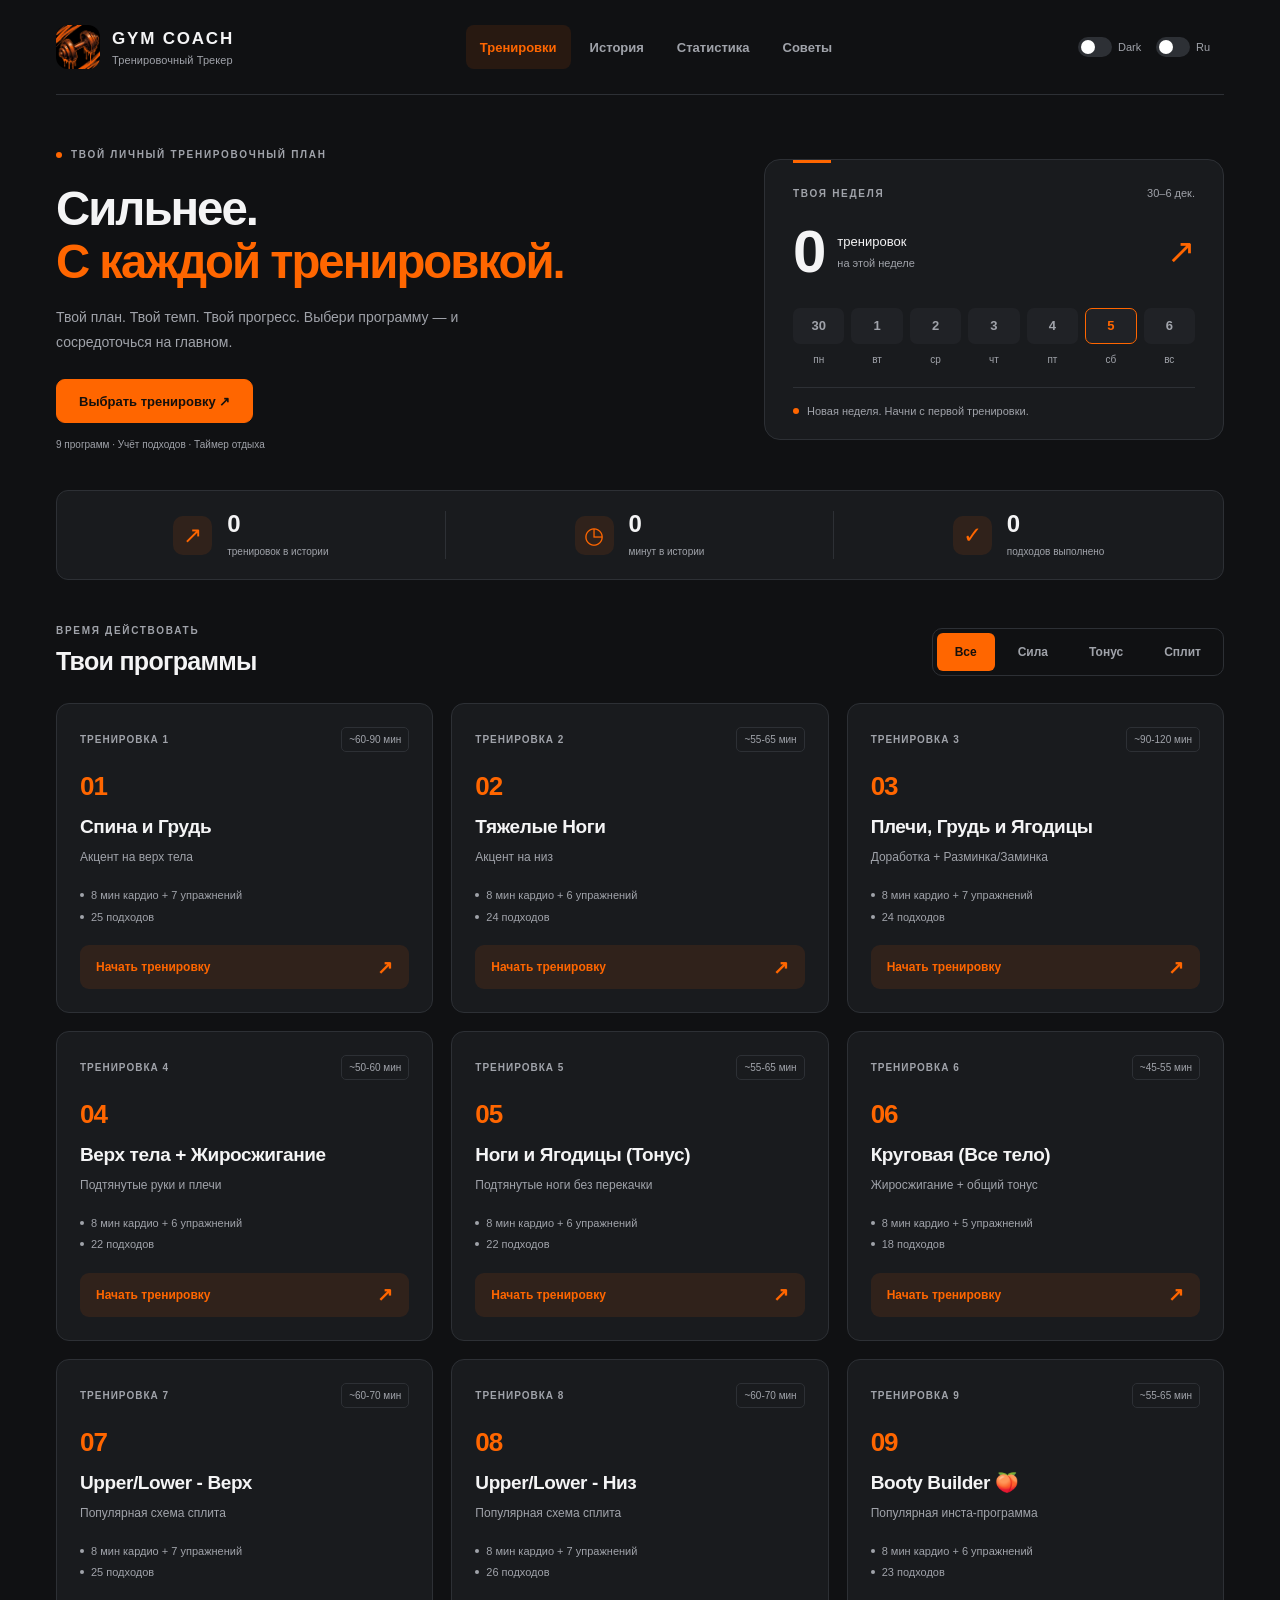
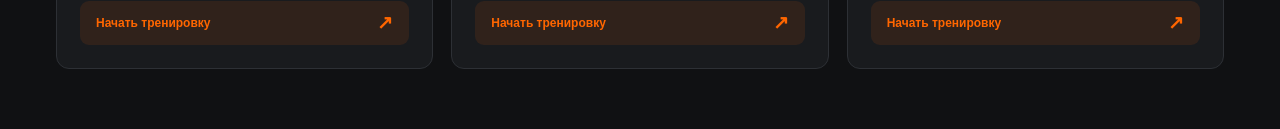
<file: index.html>
<!DOCTYPE html>
<html lang="ru">
<head>
    <meta charset="UTF-8">
    <meta name="viewport" content="width=device-width, initial-scale=1.0">
    <meta name="description" content="Трекер тренировок в зале с 9 программами">
    <meta name="theme-color" content="#ff6600">
    <title>Мой Тренировочный Трекер</title>

    <!-- PWA Manifest -->
    <link rel="manifest" href="manifest.json">

    <!-- Icons -->
    <link rel="icon" type="image/png" sizes="192x192" href="icon-192.png">
    <link rel="icon" type="image/png" sizes="512x512" href="icon-512.png">
    <link rel="apple-touch-icon" href="icon-192.png">

    <link rel="stylesheet" href="styles.css">
    <link rel="stylesheet" href="redesign.css">
</head>
<body class="coach-app">
    <div class="container">
        <header class="app-header">
            <div class="brand">
                <img src="icon-192.png" width="44" height="44" alt="">
                <div><span class="brand-eyebrow">GYM COACH</span>
                <h1 id="mainTitle" class="main-title-clickable" tabindex="0" role="button">Тренировочный Трекер</h1></div>
            </div>
            <nav class="header-buttons" aria-label="Навигация">
                <button id="homeBtn" class="btn btn-secondary nav-current" data-screen="mainScreen">Тренировки</button>
                <button id="historyBtn" class="btn btn-secondary" data-screen="historyScreen">История</button>
                <button id="statsBtn" class="btn btn-secondary" data-screen="statsScreen">Статистика</button>
                <button id="adviceBtn" class="btn btn-secondary" data-screen="adviceScreen">Советы</button>
            </nav>
    <!-- Theme and Language toggles -->
    <div class="toggles-container">
        <!-- Theme toggle -->
        <div class="toggle-group">
            <label class="toggle-switch">
                <input type="checkbox" id="themeToggle">
                <span class="toggle-slider"></span>
            </label>
            <span class="toggle-label" id="themeLabel">Dark</span>
        </div>

        <!-- Language toggle -->
        <div class="toggle-group">
            <label class="toggle-switch">
                <input type="checkbox" id="languageToggle">
                <span class="toggle-slider"></span>
            </label>
            <span class="toggle-label" id="languageLabel">Ru</span>
        </div>
    </div>

        </header>

        <!-- Главный экран выбора тренировки -->
        <div id="mainScreen" class="screen active">    
            <section class="dashboard-hero">
                <div class="hero-copy">
                    <div class="eyebrow"><span class="status-dot"></span><span data-ru="ТВОЙ ЛИЧНЫЙ ТРЕНИРОВОЧНЫЙ ПЛАН" data-en="YOUR PERSONAL TRAINING PLAN"></span></div>
                    <h2><span data-ru="Сильнее." data-en="Stronger."></span><br><span class="accent" data-ru="С каждой тренировкой." data-en="Every workout."></span></h2>
                    <p data-ru="Твой план. Твой темп. Твой прогресс. Выбери программу — и сосредоточься на главном." data-en="Your plan. Your pace. Your progress. Choose a workout and focus on what matters."></p>
                    <button id="heroStartBtn" class="btn btn-primary">Выбрать тренировку <span aria-hidden="true">↗</span></button>
                    <div class="hero-caption" data-ru="9 программ · Учёт подходов · Таймер отдыха" data-en="9 programs · Set tracking · Rest timer"></div>
                </div>
                <aside class="week-panel">
                    <div class="week-heading"><span class="eyebrow" data-ru="ТВОЯ НЕДЕЛЯ" data-en="YOUR WEEK"></span><span id="weekRange"></span></div>
                    <div class="week-total"><strong id="weekCount">0</strong><div><span data-ru="тренировок" data-en="workouts"></span><small data-ru="на этой неделе" data-en="this week"></small></div><span class="week-symbol" aria-hidden="true">↗</span></div>
                    <div id="weekDays" class="week-days" aria-label="Активность за неделю"></div>
                    <div class="week-footer"><span class="status-dot"></span><span id="weekMessage"></span></div>
                </aside>
            </section>
            <div class="dashboard-metrics">
                <div class="metric"><span class="metric-icon" aria-hidden="true">↗</span><div><strong id="allWorkouts">0</strong><span data-ru="тренировок в истории" data-en="workouts in history"></span></div></div>
                <div class="metric"><span class="metric-icon" aria-hidden="true">◷</span><div><strong id="allMinutes">0</strong><span data-ru="минут в истории" data-en="minutes in history"></span></div></div>
                <div class="metric"><span class="metric-icon" aria-hidden="true">✓</span><div><strong id="allSets">0</strong><span data-ru="подходов выполнено" data-en="sets completed"></span></div></div>
            </div>
            <section class="programs-toolbar" id="programs">
                <div><div class="eyebrow" data-ru="ВРЕМЯ ДЕЙСТВОВАТЬ" data-en="TIME TO SHOW UP"></div><h2 data-ru="Твои программы" data-en="Your programs"></h2></div>
                <div class="program-filters" role="group" aria-label="Фильтр программ">
                    <button class="filter active" data-filter="all" aria-pressed="true" data-ru="Все" data-en="All"></button>
                    <button class="filter" data-filter="strength" aria-pressed="false" data-ru="Сила" data-en="Strength"></button>
                    <button class="filter" data-filter="tone" aria-pressed="false" data-ru="Тонус" data-en="Tone"></button>
                    <button class="filter" data-filter="split" aria-pressed="false" data-ru="Сплит" data-en="Split"></button>
                </div>
            </section>

            <div class="workout-cards">
                <div class="workout-card" data-workout="1">
                    <div class="workout-header">
                        <h2>💪 Тренировка 1</h2>
                        <span class="workout-badge">~60-90 мин</span>
                    </div>
                    <h3>Спина и Грудь</h3>
                    <p>Акцент на верх тела</p>
                    <div class="workout-info">
                        <span>8 мин кардио + 7 упражнений</span>
                        <span>23 подхода</span>
                    </div>
                    <button class="btn btn-primary start-btn" data-workout="1">Начать</button>
                </div>

                <div class="workout-card" data-workout="2">
                    <div class="workout-header">
                        <h2>💪 Тренировка 2</h2>
                        <span class="workout-badge">~55-65 мин</span>
                    </div>
                    <h3>Тяжелые Ноги</h3>
                    <p>Акцент на низ</p>
                    <div class="workout-info">
                        <span>8 мин кардио + 6 упражнений</span>
                        <span>21 подход</span>
                    </div>
                    <button class="btn btn-primary start-btn" data-workout="2">Начать</button>
                </div>

                <div class="workout-card" data-workout="3">
                    <div class="workout-header">
                        <h2>💪 Тренировка 3</h2>
                        <span class="workout-badge">~90-120 мин</span>
                    </div>
                    <h3>Плечи, Грудь и Ягодицы</h3>
                    <p>Доработка (длинная тренировка)</p>
                    <div class="workout-info">
                        <span>8 мин кардио + 7 упражнений</span>
                        <span>22 подхода</span>
                    </div>
                    <button class="btn btn-primary start-btn" data-workout="3">Начать</button>
                </div>

                <div class="workout-card" data-workout="4">
                    <div class="workout-header">
                        <h2>🔥 Тренировка 4</h2>
                        <span class="workout-badge">~50-60 мин</span>
                    </div>
                    <h3>Верх + Жиросжигание</h3>
                    <p>Подтянутые руки и плечи</p>
                    <div class="workout-info">
                        <span>8 мин кардио + 7 упражнений</span>
                        <span>20 подходов + интервалы</span>
                    </div>
                    <button class="btn btn-primary start-btn" data-workout="4">Начать</button>
                </div>

                <div class="workout-card" data-workout="5">
                    <div class="workout-header">
                        <h2>🔥 Тренировка 5</h2>
                        <span class="workout-badge">~55-65 мин</span>
                    </div>
                    <h3>Ноги и Ягодицы (Тонус)</h3>
                    <p>Подтянутые ноги без перекачки</p>
                    <div class="workout-info">
                        <span>8 мин кардио + 7 упражнений</span>
                        <span>20 подходов + интервалы</span>
                    </div>
                    <button class="btn btn-primary start-btn" data-workout="5">Начать</button>
                </div>

                <div class="workout-card" data-workout="6">
                    <div class="workout-header">
                        <h2>🔥 Тренировка 6</h2>
                        <span class="workout-badge">~45-55 мин</span>
                    </div>
                    <h3>Круговая (Все тело)</h3>
                    <p>Жиросжигание + общий тонус</p>
                    <div class="workout-info">
                        <span>8 мин кардио + 5 упражнений × 3 круга</span>
                        <span>15 подходов + 10 мин кардио</span>
                    </div>
                    <button class="btn btn-primary start-btn" data-workout="6">Начать</button>
                </div>

                <div class="workout-card" data-workout="7">
                    <div class="workout-header">
                        <h2>🎬 Тренировка 7</h2>
                        <span class="workout-badge">~60-70 мин</span>
                    </div>
                    <h3>Upper/Lower - Верх</h3>
                    <p>Популярная схема сплита</p>
                    <div class="workout-info">
                        <span>8 мин кардио + 7 упражнений</span>
                        <span>23 подхода</span>
                    </div>
                    <button class="btn btn-primary start-btn" data-workout="7">Начать</button>
                </div>

                <div class="workout-card" data-workout="8">
                    <div class="workout-header">
                        <h2>🎬 Тренировка 8</h2>
                        <span class="workout-badge">~60-70 мин</span>
                    </div>
                    <h3>Upper/Lower - Низ</h3>
                    <p>Популярная схема сплита</p>
                    <div class="workout-info">
                        <span>8 мин кардио + 7 упражнений</span>
                        <span>24 подхода</span>
                    </div>
                    <button class="btn btn-primary start-btn" data-workout="8">Начать</button>
                </div>

                <div class="workout-card" data-workout="9">
                    <div class="workout-header">
                        <h2>🎬 Тренировка 9</h2>
                        <span class="workout-badge">~55-65 мин</span>
                    </div>
                    <h3>Booty Builder 🍑</h3>
                    <p>Популярная инста-программа</p>
                    <div class="workout-info">
                        <span>8 мин кардио + 7 упражнений</span>
                        <span>21 подход + 10 мин ходьба</span>
                    </div>
                    <button class="btn btn-primary start-btn" data-workout="9">Начать</button>
                </div>
            </div>
        </div>

        <!-- Экран тренировки -->
        <div id="workoutScreen" class="screen">
            <div class="session-heading"><div class="eyebrow" data-ru="ТРЕНИРОВКА В ПРОЦЕССЕ" data-en="WORKOUT IN PROGRESS"></div><h2 id="sessionTitle"></h2></div>
            <div class="workout-controls">
                <button id="backBtn" class="btn btn-secondary">← Назад</button>
                <div class="timer-display">
                    <div class="main-timer">
                        <span class="timer-label">Общее время:</span>
                        <span id="mainTimer">00:00:00</span>
                    </div>
                </div>
                <button id="finishBtn" class="btn btn-success">✓ Завершить</button>
            </div>

            <div class="session-progress"><div><span data-ru="Выполнено подходов" data-en="Sets completed"></span><strong id="sessionCount">0 / 0</strong></div><progress id="sessionProgress" value="0" max="1" aria-label="Прогресс тренировки"></progress></div>
            <!-- Список упражнений -->
            <div id="exercisesList" class="exercises-list"></div>

            <!-- Таймер отдыха -->
            <div id="restTimer" class="rest-timer">
                <div class="rest-content">
                    <h3>⏱️ Отдых</h3>
                    <div class="rest-time" id="restTime">00:60</div>
                    <div class="rest-buttons">
                        <button id="restAddBtn" class="btn btn-secondary">+15 сек</button>
                        <button id="restStopBtn" class="btn btn-primary">Готов!</button>
                    </div>
                </div>
            </div>
        </div>

        <!-- Экран истории -->
        <div id="historyScreen" class="screen">
            <div class="screen-header">
                <button class="btn btn-secondary back-to-main">← Назад</button>
                <h2>История тренировок</h2>
                <button id="clearHistoryBtn" class="btn btn-danger">Очистить</button>
            </div>
            <div id="historyList" class="history-list"></div>
        </div>

        <!-- Экран советов -->
        <div id="adviceScreen" class="screen">
            <div class="screen-header">
                <button class="btn btn-secondary back-to-main">← Назад</button>
                <h2>Советы и рекомендации</h2>
            </div>
            <div class="advice-content">
                <div class="advice-section">
                    <h3>🎯 Почему нет визуальных результатов?</h3>
                    <div class="advice-card">
                        <h4>1. Питание - это 70% успеха</h4>
                        <ul>
                            <li><strong>Белок:</strong> 1.6-2.2 г на кг веса тела в день</li>
                            <li><strong>Калории:</strong> профицит +200-300 ккал для набора массы</li>
                            <li><strong>Отслеживание:</strong> веди дневник питания хотя бы неделю</li>
                        </ul>
                    </div>

                    <div class="advice-card">
                        <h4>2. Прогрессия нагрузок ⚡ КЛЮЧ К РЕЗУЛЬТАТАМ!</h4>
                        <ul>
                            <li><strong>Когда увеличивать вес:</strong> если делаешь все подходы с верхним пределом повторений легко</li>
                            <li><strong>Пример:</strong> делаешь 4 подхода по 10 раз, последний подход легко → увеличь вес</li>
                            <li><strong>Приложение подскажет:</strong> индикатор "Пора увеличить вес" появится автоматически!</li>
                            <li><strong>Изоляция (бицепс, дельты):</strong> +2.5 кг</li>
                            <li><strong>Компаунды верх (жимы, тяги):</strong> +2.5-5 кг</li>
                            <li><strong>Ноги (приседания, жим ногами):</strong> +5-10 кг</li>
                            <li><strong>НЕ жертвуй техникой ради веса!</strong> Лучше меньше вес с правильной техникой</li>
                        </ul>
                    </div>

                    <div class="advice-card warning">
                        <h4>📊 Как использовать трекер весов в приложении:</h4>
                        <ul>
                            <li><strong>1.</strong> Во время тренировки вводи фактическое количество повторений в каждом подходе</li>
                            <li><strong>2.</strong> Когда сделаешь все подходы с максимальным количеством повторений, увидишь: <br><em>"🎉 Отлично! Пора увеличить вес на +X кг"</em></li>
                            <li><strong>3.</strong> Нажми кнопку "⚙️ Вес" рядом с упражнением и введи новый вес</li>
                            <li><strong>4.</strong> Все веса сохраняются автоматически - не потеряешь прогресс!</li>
                        </ul>
                    </div>

                    <div class="advice-card">
                        <h4>3. Разминка и заминка ВАЖНЫ!</h4>
                        <ul>
                            <li><strong>Разминка:</strong> 8 мин кардио ✅ (уже включено в каждую тренировку)</li>
                            <li><strong>Дополнительно:</strong> можешь добавить 2-3 мин динамической растяжки</li>
                            <li><strong>Заминка:</strong> 5-10 мин растяжки работающих мышц</li>
                            <li>Это предотвращает травмы и улучшает восстановление</li>
                        </ul>
                    </div>

                    <div class="advice-card">
                        <h4>4. Восстановление</h4>
                        <ul>
                            <li><strong>Сон:</strong> 7-9 часов каждую ночь</li>
                            <li><strong>Отдых:</strong> минимум 48 часов между тренировками одной группы мышц</li>
                            <li><strong>Вода:</strong> 2-3 литра в день</li>
                        </ul>
                    </div>

                    <div class="advice-card">
                        <h4>5. Техника выполнения</h4>
                        <ul>
                            <li>Медленная негативная фаза (опускание веса)</li>
                            <li>Полная амплитуда движения</li>
                            <li>Контроль веса, не рывки</li>
                            <li>Связь мозг-мышца (чувствуй работающую мышцу)</li>
                        </ul>
                    </div>

                    <div class="advice-card">
                        <h4>6. Опциональные упражнения</h4>
                        <ul>
                            <li><strong>Кор:</strong> планки и пресс нужны для стабилизации</li>
                            <li>Делай их хотя бы 2 раза в неделю</li>
                            <li>Сильный кор = больше силы в базовых упражнениях</li>
                        </ul>
                    </div>
                </div>

                <div class="advice-section">
                    <h3>📝 Рекомендации по твоей программе</h3>
                    <div class="advice-card warning">
                        <h4>⚠️ Что стоит изменить:</h4>
                        <ul>
                            <li><strong>✅ Кардио разминка:</strong> уже включено в каждую тренировку (8 мин)</li>
                            <li><strong>Добавь заминку:</strong> 5-10 мин растяжки в конце тренировки</li>
                            <li><strong>Делай опциональные упражнения:</strong> особенно кор</li>
                            <li><strong>Отслеживай прогресс:</strong> записывай веса и повторения</li>
                            <li><strong>Фотографируй себя:</strong> каждые 2 недели в одном ракурсе</li>
                        </ul>
                    </div>
                </div>

                <div class="advice-section">
                    <h3>🔥 Новые тренировки 4-6: Тонус и жиросжигание</h3>

                    <div class="advice-card" style="border-color: #FF6B9D; background: rgba(255, 107, 157, 0.05);">
                        <h4 style="color: #FF6B9D;">Для кого эти тренировки?</h4>
                        <ul>
                            <li>✅ Хочешь подтянутое тело (не массивное)</li>
                            <li>✅ Нужно убрать живот</li>
                            <li>✅ Хочешь красивые руки и ноги</li>
                            <li>✅ Любишь тренажеры, не любишь работать на коврике</li>
                            <li>✅ Предпочитаешь короткие тренировки (45-60 мин)</li>
                        </ul>
                    </div>

                    <div class="advice-card">
                        <h4>Тренировка 4: Верх + Жиросжигание</h4>
                        <ul>
                            <li><strong>Акцент:</strong> Подтянутые руки (особенно трицепс - задняя часть рук)</li>
                            <li><strong>Особенности:</strong> 4 подхода на трицепс по 15 повторений</li>
                            <li><strong>Кардио:</strong> 5 мин интервалы (30 сек быстро / 30 сек медленно)</li>
                            <li><strong>Упражнения на пресс:</strong> скручивания на блоке</li>
                        </ul>
                    </div>

                    <div class="advice-card">
                        <h4>Тренировка 5: Ноги и Ягодицы (Тонус)</h4>
                        <ul>
                            <li><strong>Акцент:</strong> Подтянутые ноги и ягодицы БЕЗ перекачки</li>
                            <li><strong>Особенности:</strong> Легкие веса, 15-20 повторений</li>
                            <li><strong>Изоляция:</strong> Отведение/сведение ног для формы</li>
                            <li><strong>Кардио:</strong> 5 мин степпер интервалы</li>
                        </ul>
                    </div>

                    <div class="advice-card">
                        <h4>Тренировка 6: Круговая (Всё тело)</h4>
                        <ul>
                            <li><strong>Формат:</strong> 3 круга без отдыха между упражнениями!</li>
                            <li><strong>Эффект:</strong> Максимальное жиросжигание</li>
                            <li><strong>Время:</strong> Самая быстрая - 45-55 минут</li>
                            <li><strong>Кардио:</strong> 10 минут в конце</li>
                            <li><strong>Важно:</strong> Не гонись за весами, важнее темп!</li>
                        </ul>
                    </div>

                    <div class="advice-card warning">
                        <h4>⚠️ ВАЖНО: Про живот</h4>
                        <ul>
                            <li><strong>Локального жиросжигания НЕ существует!</strong></li>
                            <li>Упражнения на пресс НЕ убирают живот</li>
                            <li>Убрать живот = дефицит калорий + кардио + время</li>
                            <li>Упражнения на пресс = укрепление кора (осанка, сила)</li>
                            <li><strong>Формула:</strong> Питание (70%) + Кардио (20%) + Силовые (10%)</li>
                        </ul>
                    </div>

                    <div class="advice-card" style="border-color: #FF6B9D;">
                        <h4 style="color: #FF6B9D;">Питание для тренировок 4-6:</h4>
                        <ul>
                            <li><strong>Белок:</strong> 1.8-2.2 г на кг веса (для сохранения мышц)</li>
                            <li><strong>Калории:</strong> дефицит -300-500 ккал</li>
                            <li><strong>Не спеши:</strong> -0.5 кг в неделю = идеально</li>
                            <li><strong>Результат:</strong> Через 8-12 недель увидишь изменения</li>
                        </ul>
                    </div>

                    <div class="advice-card">
                        <h4>Можно ли совмещать программы?</h4>
                        <p style="margin-bottom: 10px;">✅ Да! Примеры:</p>
                        <ul>
                            <li><strong>Вариант 1:</strong> Пн - Тренировка 1, Ср - Тренировка 5, Пт - Тренировка 6</li>
                            <li><strong>Вариант 2:</strong> Чередуй недели (неделя 1-3, неделя 4-6)</li>
                            <li><strong>Вариант 3:</strong> Верх из 1-3, низ из 4-6</li>
                        </ul>
                    </div>
                </div>

                <div class="advice-section">
                    <h3>🔢 Калькулятор калорий</h3>
                    <div class="calculator">
                        <div class="calc-inputs">
                            <label>
                                Вес (кг):
                                <input type="number" id="weightInput" placeholder="70">
                            </label>
                            <label>
                                Рост (см):
                                <input type="number" id="heightInput" placeholder="175">
                            </label>
                            <label>
                                Возраст:
                                <input type="number" id="ageInput" placeholder="25">
                            </label>
                            <label>
                                Пол:
                                <select id="genderInput">
                                    <option value="male">Мужчина</option>
                                    <option value="female">Женщина</option>
                                </select>
                            </label>
                        </div>
                        <button id="calculateBtn" class="btn btn-primary">Рассчитать</button>
                        <div id="calcResult" class="calc-result"></div>
                    </div>
                </div>
            </div>
        </div>

        <!-- Экран статистики -->
        <div id="statsScreen" class="screen">
            <div class="screen-header">
                <button class="btn btn-secondary back-to-main">← Назад</button>
                <h2>Статистика</h2>
            </div>
            <div id="statsContent" class="stats-content"></div>
        </div>

    </div>

    <!-- Workout Summary Screen -->
    <div id="summaryScreen" class="screen">
        <div class="summary-container-new">
            <div class="summary-header-new">
                <div class="summary-header-title">МОЯ ТРЕНИРОВКА</div>
                <div class="summary-header-subtitle" id="summaryWorkoutName">Спина и Грудь</div>
            </div>

            <div class="summary-grid">
                <div class="summary-card">
                    <div class="summary-card-icon">⏱️</div>
                    <div class="summary-card-value" id="summaryTime">45:23</div>
                    <div class="summary-card-label">время</div>
                </div>

                <div class="summary-card">
                    <div class="summary-card-icon">💪</div>
                    <div class="summary-card-value" id="summarySets">24</div>
                    <div class="summary-card-label">подходов</div>
                </div>

                <div class="summary-card summary-card-highlight">
                    <div class="summary-card-icon">🏋️</div>
                    <div class="summary-card-value" id="summaryWeight">2,450 кг</div>
                    <div class="summary-card-label">поднято</div>
                </div>
            </div>

            <div class="summary-footer">
                <button class="btn btn-primary summary-close-new" id="summaryCloseBtn">Готово</button>
            </div>
        </div>
    </div>

    <nav class="mobile-nav" aria-label="Навигация на телефоне">
        <button data-target="homeBtn" data-screen="mainScreen"><span aria-hidden="true">▦</span><span data-ru="Тренировки" data-en="Workouts"></span></button>
        <button data-target="historyBtn" data-screen="historyScreen"><span aria-hidden="true">◷</span><span data-ru="История" data-en="History"></span></button>
        <button data-target="statsBtn" data-screen="statsScreen"><span aria-hidden="true">▥</span><span data-ru="Прогресс" data-en="Progress"></span></button>
        <button data-target="adviceBtn" data-screen="adviceScreen"><span aria-hidden="true">☰</span><span data-ru="Советы" data-en="Advice"></span></button>
    </nav>
    <script src="script.js"></script>
    <script src="redesign.js"></script>

    <!-- PWA Service Worker -->
    <script>
        if ('serviceWorker' in navigator) {
            window.addEventListener('load', () => {
                navigator.serviceWorker.register('./service-worker.js')
                    .then(registration => {
                        console.log('Service Worker registered:', registration.scope);
                    })
                    .catch(error => {
                        console.log('Service Worker registration failed:', error);
                    });
            });
        }
    </script>
</body>
</html>
</file>
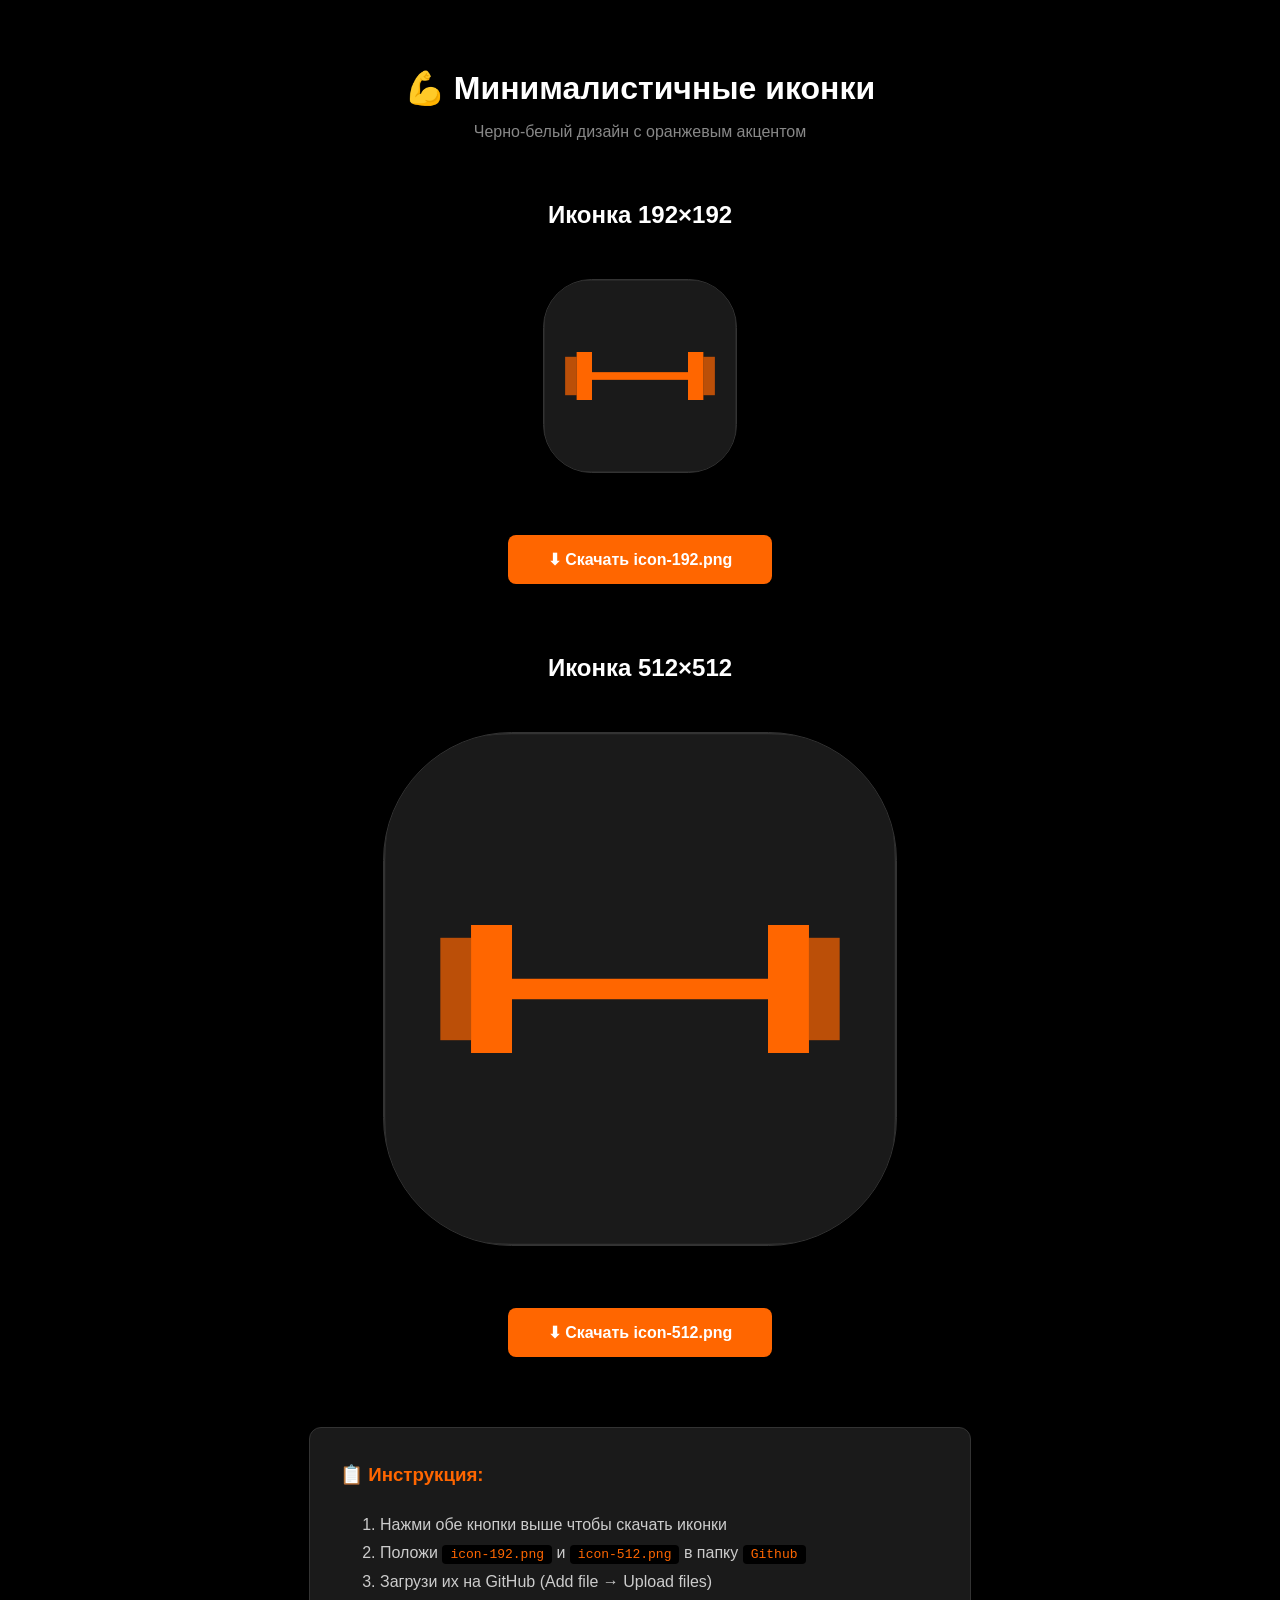
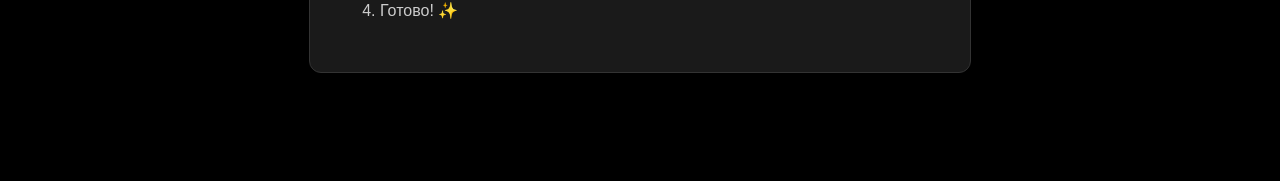
<file: generate-icons.html>
<!DOCTYPE html>
<html>
<head>
    <meta charset="UTF-8">
    <title>Генератор минималистичных иконок</title>
    <style>
        body {
            font-family: -apple-system, BlinkMacSystemFont, 'Segoe UI', sans-serif;
            padding: 40px;
            background: #000;
            color: white;
            text-align: center;
        }
        h1 {
            font-weight: 600;
            margin-bottom: 10px;
        }
        .subtitle {
            color: #888;
            margin-bottom: 50px;
        }
        .icon-preview {
            margin: 30px auto;
            background: #1a1a1a;
            border-radius: 25%;
            display: inline-flex;
            align-items: center;
            justify-content: center;
            box-shadow: 0 10px 40px rgba(0, 0, 0, 0.5);
            border: 1px solid #333;
        }
        .icon-192 {
            width: 192px;
            height: 192px;
        }
        .icon-512 {
            width: 512px;
            height: 512px;
        }
        button {
            background: #ff6600;
            color: white;
            border: none;
            padding: 15px 40px;
            font-size: 16px;
            font-weight: 600;
            border-radius: 8px;
            cursor: pointer;
            margin: 10px;
            transition: all 0.3s;
        }
        button:hover {
            background: #ff7700;
            transform: translateY(-2px);
            box-shadow: 0 8px 20px rgba(255, 102, 0, 0.4);
        }
        .instructions {
            max-width: 600px;
            margin: 60px auto;
            text-align: left;
            line-height: 1.8;
            color: #ccc;
            background: #1a1a1a;
            padding: 30px;
            border-radius: 12px;
            border: 1px solid #333;
        }
        .instructions h3 {
            color: #ff6600;
            margin-top: 0;
        }
        code {
            background: #000;
            padding: 2px 8px;
            border-radius: 4px;
            color: #ff6600;
        }
        canvas {
            display: block;
            margin: 0 auto;
        }
        .section {
            margin: 60px 0;
        }
    </style>
</head>
<body>
    <h1>💪 Минималистичные иконки</h1>
    <p class="subtitle">Черно-белый дизайн с оранжевым акцентом</p>

    <div class="section">
        <h2>Иконка 192×192</h2>
        <canvas id="canvas192" class="icon-preview icon-192" width="192" height="192"></canvas>
        <br><br>
        <button onclick="downloadIcon(192)">⬇ Скачать icon-192.png</button>
    </div>

    <div class="section">
        <h2>Иконка 512×512</h2>
        <canvas id="canvas512" class="icon-preview icon-512" width="512" height="512"></canvas>
        <br><br>
        <button onclick="downloadIcon(512)">⬇ Скачать icon-512.png</button>
    </div>

    <div class="instructions">
        <h3>📋 Инструкция:</h3>
        <ol>
            <li>Нажми обе кнопки выше чтобы скачать иконки</li>
            <li>Положи <code>icon-192.png</code> и <code>icon-512.png</code> в папку <code>Github</code></li>
            <li>Загрузи их на GitHub (Add file → Upload files)</li>
            <li>Готово! ✨</li>
        </ol>
    </div>

    <script>
        // Рисуем иконки при загрузке
        window.onload = function() {
            drawIcon(192);
            drawIcon(512);
        };

        function drawIcon(size) {
            const canvas = document.getElementById('canvas' + size);
            const ctx = canvas.getContext('2d');

            // Фон - чёрный
            ctx.fillStyle = '#1a1a1a';

            // Закругленные углы
            const radius = size * 0.25;
            ctx.beginPath();
            ctx.moveTo(radius, 0);
            ctx.lineTo(size - radius, 0);
            ctx.quadraticCurveTo(size, 0, size, radius);
            ctx.lineTo(size, size - radius);
            ctx.quadraticCurveTo(size, size, size - radius, size);
            ctx.lineTo(radius, size);
            ctx.quadraticCurveTo(0, size, 0, size - radius);
            ctx.lineTo(0, radius);
            ctx.quadraticCurveTo(0, 0, radius, 0);
            ctx.closePath();
            ctx.fill();

            // Тонкая граница
            ctx.strokeStyle = '#333';
            ctx.lineWidth = size * 0.005;
            ctx.stroke();

            // Рисуем минималистичную гантель
            const centerX = size / 2;
            const centerY = size / 2;
            const barWidth = size * 0.5;
            const barHeight = size * 0.04;
            const plateWidth = size * 0.08;
            const plateHeight = size * 0.25;

            ctx.fillStyle = '#ff6600'; // Оранжевый

            // Гриф (центр)
            ctx.fillRect(
                centerX - barWidth / 2,
                centerY - barHeight / 2,
                barWidth,
                barHeight
            );

            // Левый блин
            ctx.fillRect(
                centerX - barWidth / 2 - plateWidth,
                centerY - plateHeight / 2,
                plateWidth,
                plateHeight
            );

            // Правый блин
            ctx.fillRect(
                centerX + barWidth / 2,
                centerY - plateHeight / 2,
                plateWidth,
                plateHeight
            );

            // Дополнительные блины (меньше)
            const smallPlateWidth = size * 0.06;
            const smallPlateHeight = size * 0.2;

            ctx.globalAlpha = 0.7;

            // Левый маленький
            ctx.fillRect(
                centerX - barWidth / 2 - plateWidth - smallPlateWidth,
                centerY - smallPlateHeight / 2,
                smallPlateWidth,
                smallPlateHeight
            );

            // Правый маленький
            ctx.fillRect(
                centerX + barWidth / 2 + plateWidth,
                centerY - smallPlateHeight / 2,
                smallPlateWidth,
                smallPlateHeight
            );

            ctx.globalAlpha = 1.0;
        }

        function downloadIcon(size) {
            const canvas = document.getElementById('canvas' + size);

            canvas.toBlob(blob => {
                const url = URL.createObjectURL(blob);
                const a = document.createElement('a');
                a.href = url;
                a.download = `icon-${size}.png`;
                a.click();
                URL.revokeObjectURL(url);
            });
        }
    </script>
</body>
</html>
</file>
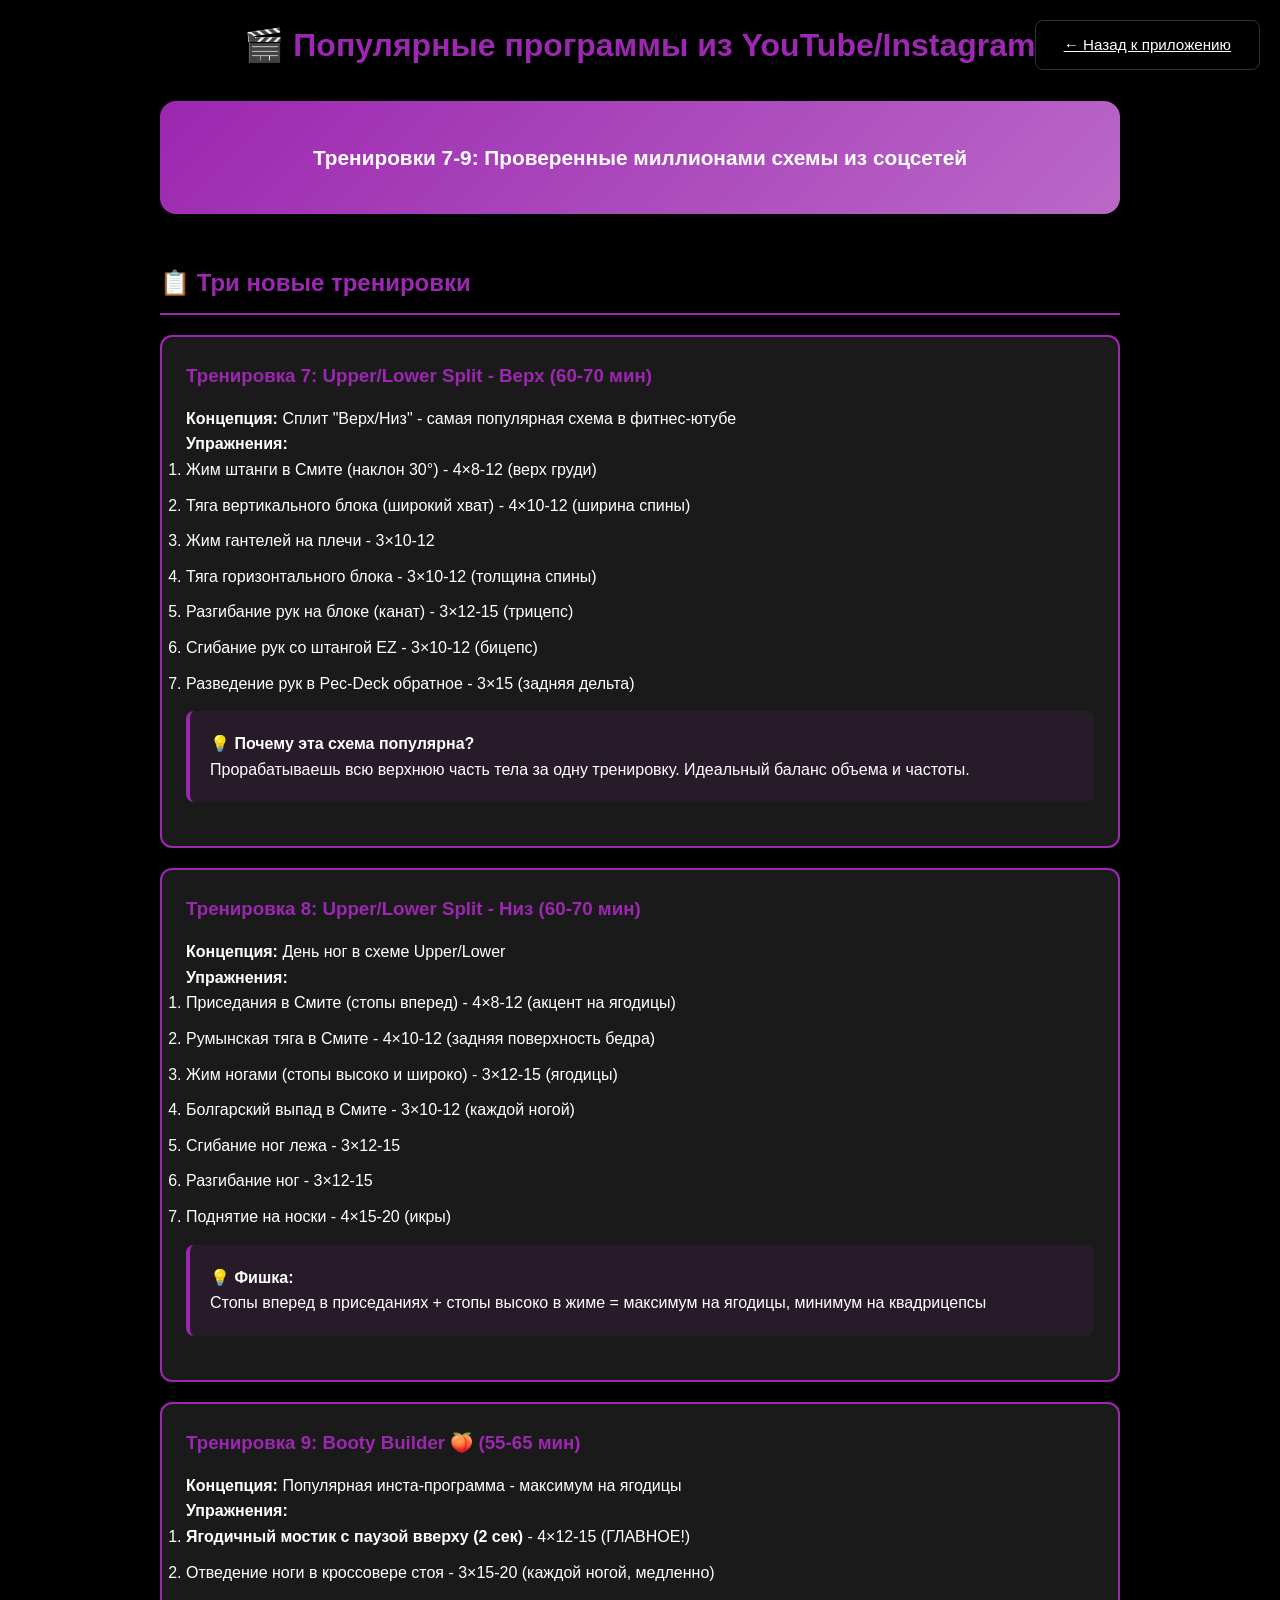
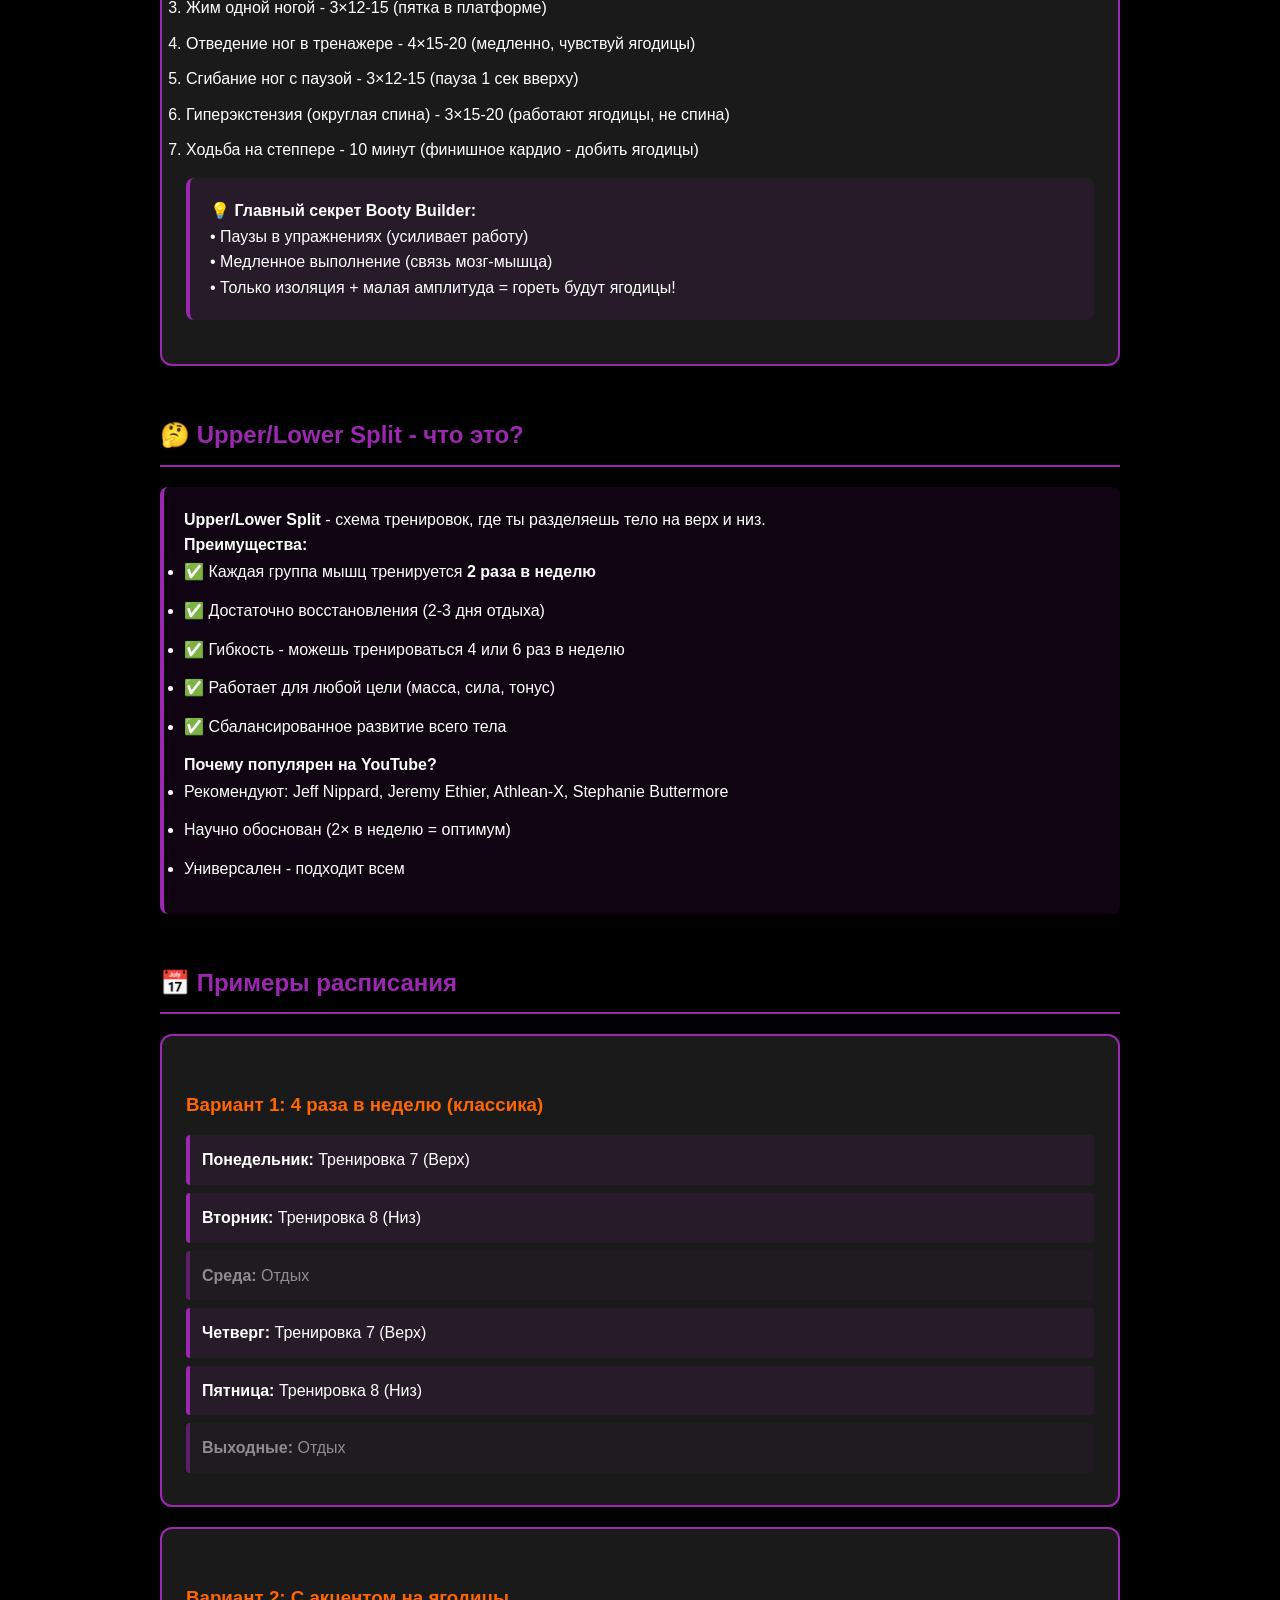
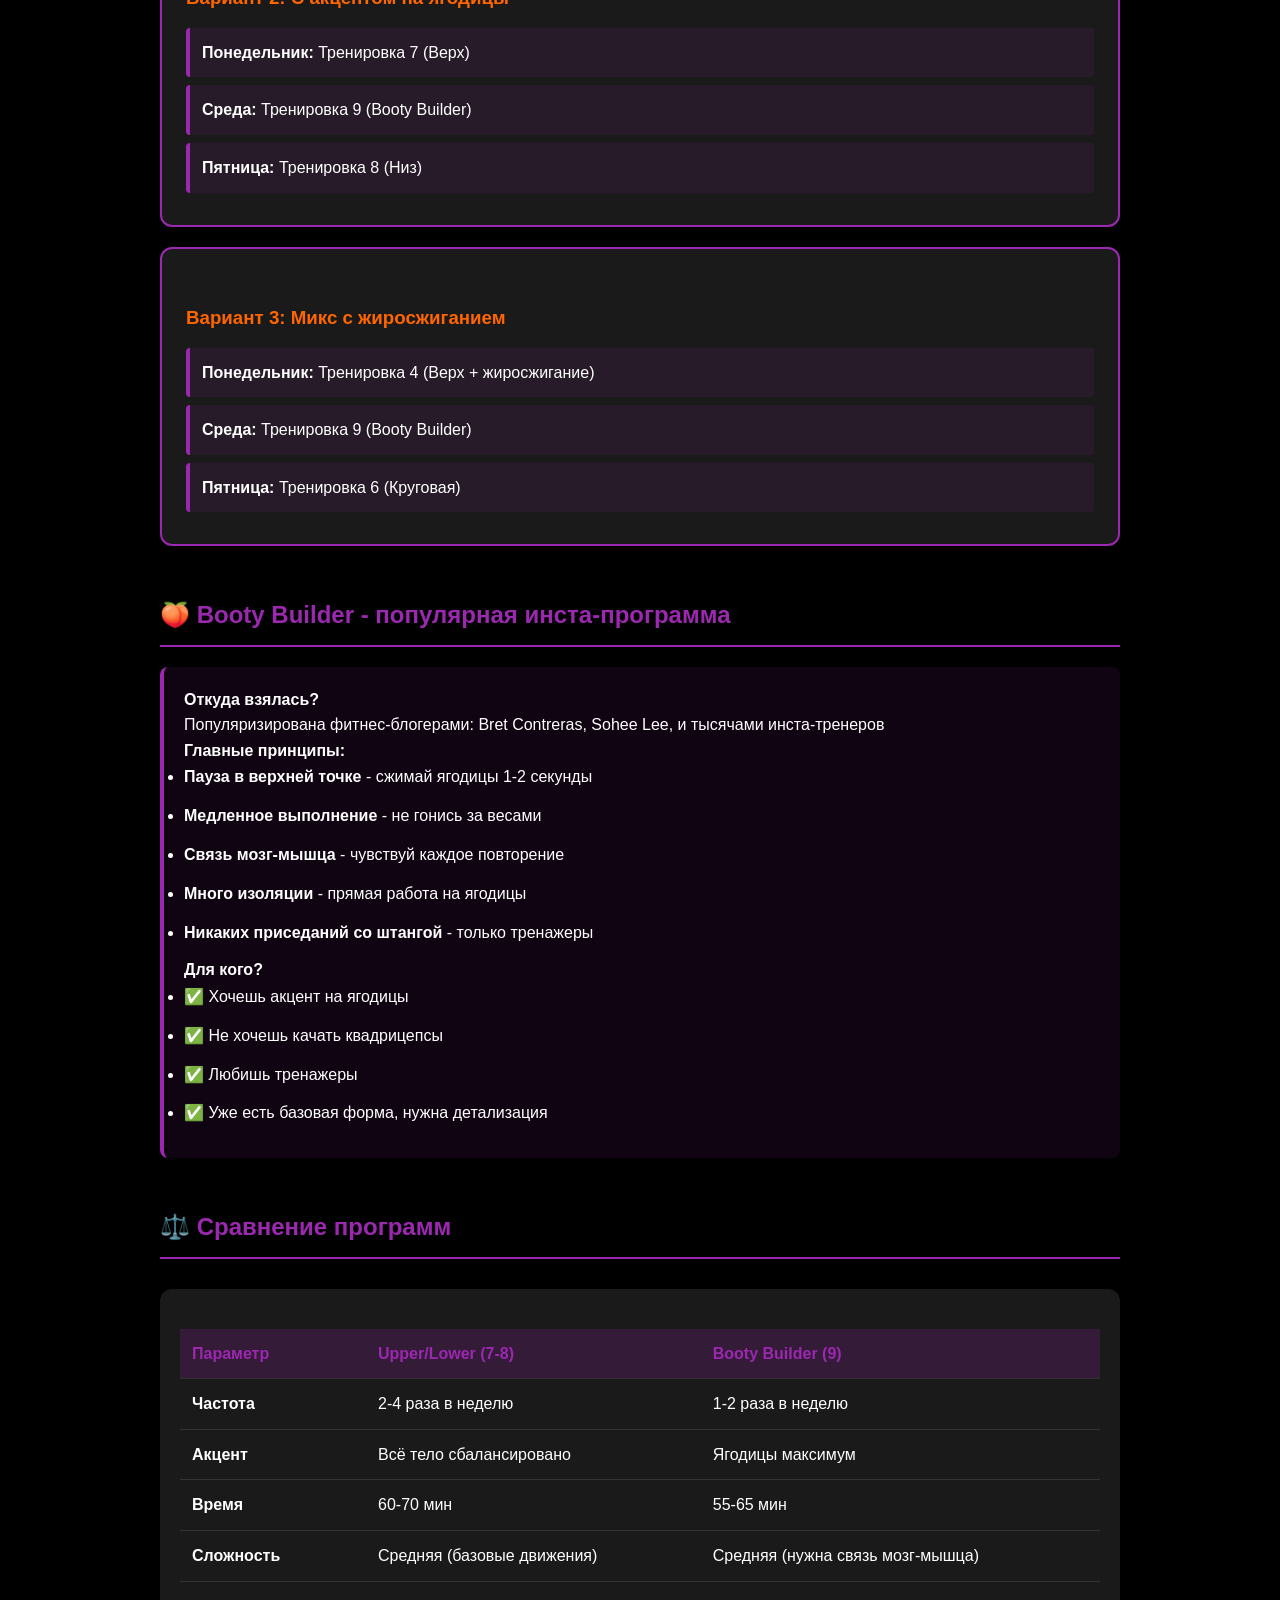
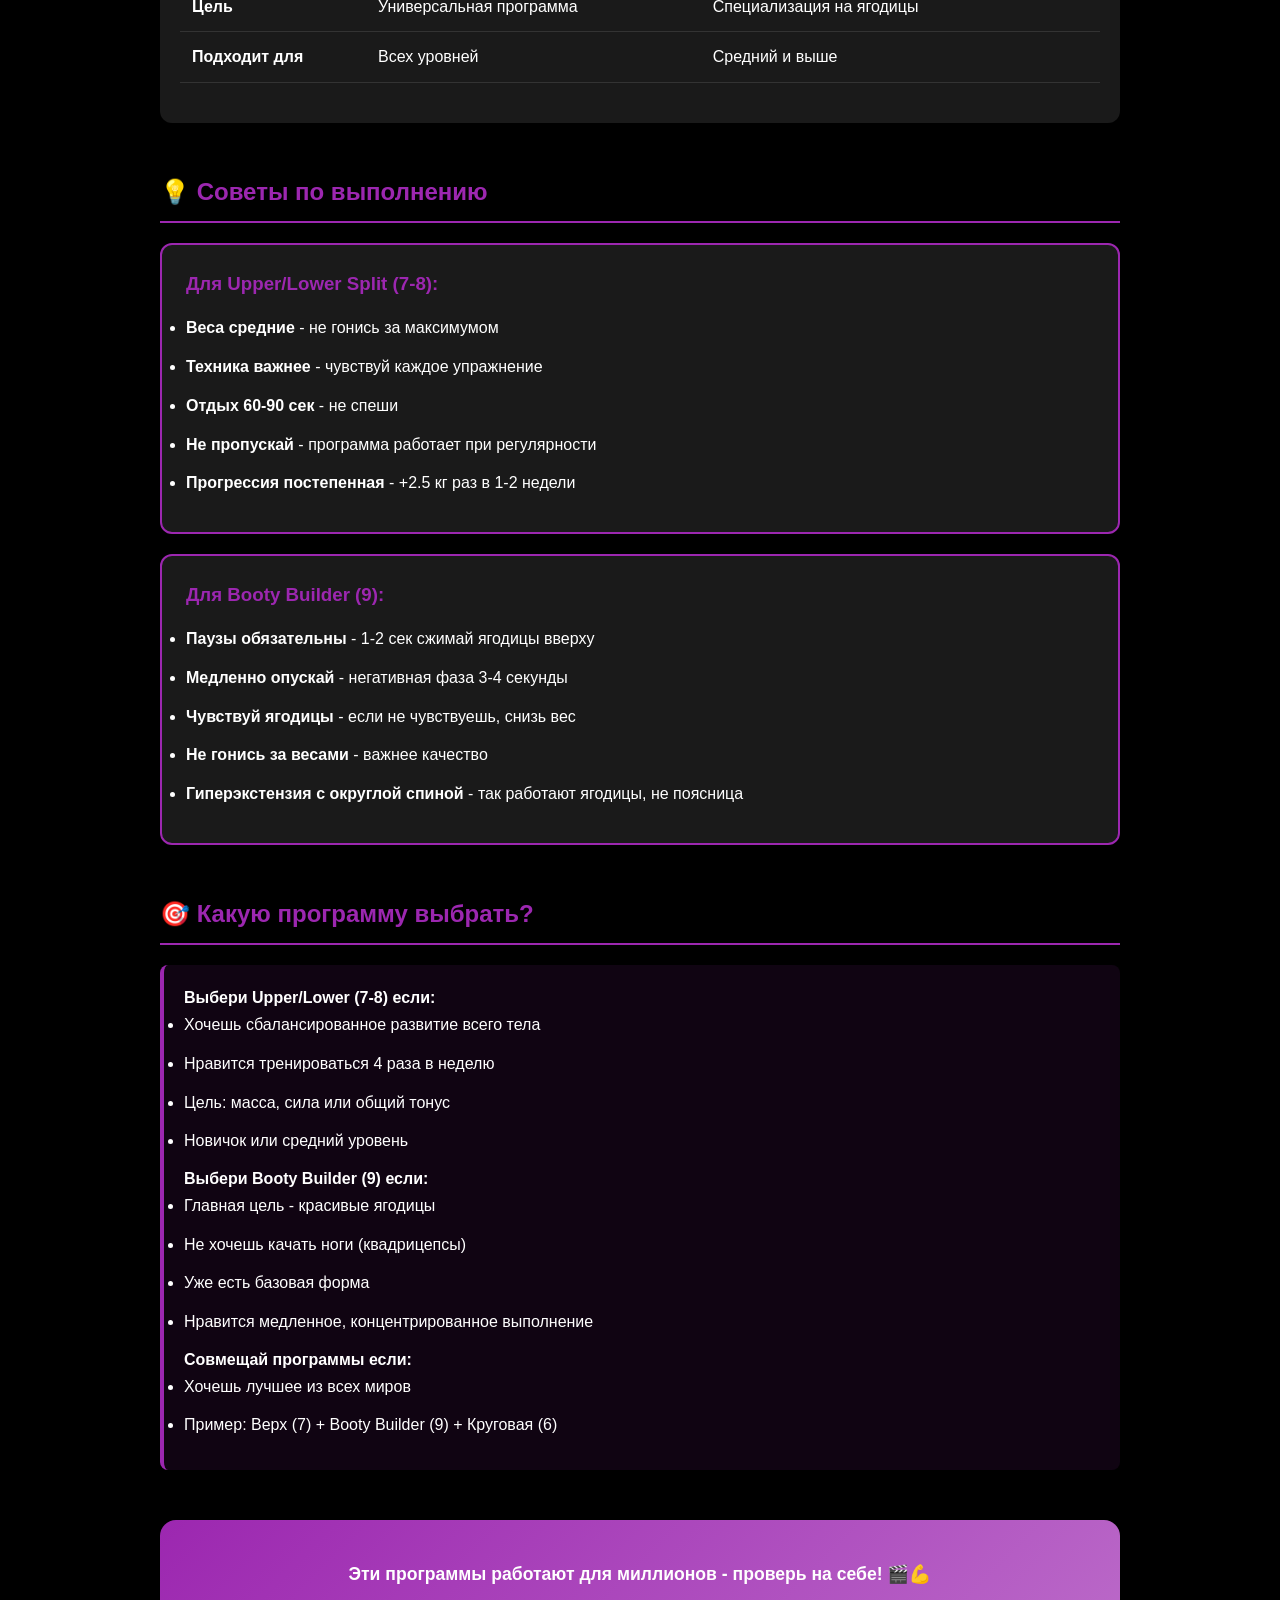
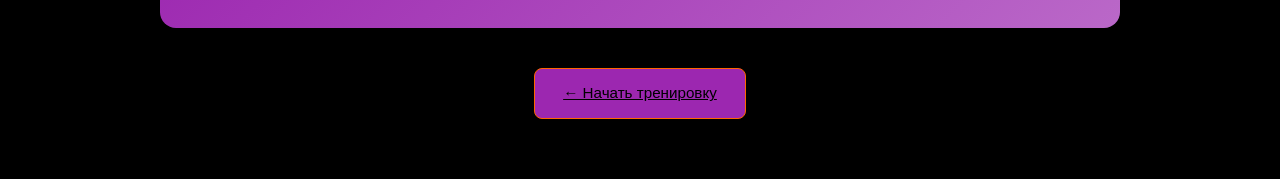
<file: popular.html>
<!DOCTYPE html>
<html lang="ru">
<head>
    <meta charset="UTF-8">
    <meta name="viewport" content="width=device-width, initial-scale=1.0">
    <title>Популярные программы из YouTube/Instagram</title>
    <link rel="stylesheet" href="styles.css">
    <style>
        body {
            padding: 20px;
            max-width: 1000px;
            margin: 0 auto;
        }
        h1 { color: #9C27B0; margin-bottom: 30px; text-align: center; }
        h2 { color: #9C27B0; margin-top: 50px; margin-bottom: 20px; border-bottom: 2px solid #9C27B0; padding-bottom: 10px; }
        h3 { color: var(--primary); margin-top: 30px; margin-bottom: 15px; }
        .hero-box {
            background: linear-gradient(135deg, #9C27B0 0%, #BA68C8 100%);
            padding: 40px;
            border-radius: 16px;
            margin: 30px 0;
            text-align: center;
            font-size: 1.3rem;
            font-weight: bold;
        }
        .workout-box {
            background: var(--bg-card);
            border: 2px solid #9C27B0;
            border-radius: 12px;
            padding: 24px;
            margin: 20px 0;
        }
        .workout-box h3 {
            color: #9C27B0;
            margin-top: 0;
        }
        .info-box {
            background: rgba(156, 39, 176, 0.1);
            border-left: 4px solid #9C27B0;
            padding: 20px;
            margin: 20px 0;
            border-radius: 8px;
        }
        .comparison-table {
            background: var(--bg-card);
            border-radius: 12px;
            padding: 20px;
            margin: 30px 0;
        }
        table {
            width: 100%;
            border-collapse: collapse;
            margin: 20px 0;
        }
        th, td {
            padding: 12px;
            text-align: left;
            border-bottom: 1px solid var(--border);
        }
        th {
            background: rgba(156, 39, 176, 0.2);
            color: #9C27B0;
            font-weight: bold;
        }
        ul {
            line-height: 1.8;
        }
        li {
            margin-bottom: 10px;
        }
        .back-btn {
            position: fixed;
            top: 20px;
            right: 20px;
            z-index: 100;
        }
        .schedule-box {
            background: var(--bg-card);
            border: 2px solid #9C27B0;
            border-radius: 12px;
            padding: 24px;
            margin: 20px 0;
        }
        .schedule-day {
            padding: 12px;
            margin: 8px 0;
            background: rgba(156, 39, 176, 0.1);
            border-left: 4px solid #9C27B0;
            border-radius: 4px;
        }
    </style>
</head>
<body>
    <a href="index.html" class="btn btn-secondary back-btn">← Назад к приложению</a>

    <h1>🎬 Популярные программы из YouTube/Instagram</h1>

    <div class="hero-box">
        Тренировки 7-9: Проверенные миллионами схемы из соцсетей
    </div>

    <h2>📋 Три новые тренировки</h2>

    <div class="workout-box">
        <h3>Тренировка 7: Upper/Lower Split - Верх (60-70 мин)</h3>
        <p><strong>Концепция:</strong> Сплит "Верх/Низ" - самая популярная схема в фитнес-ютубе</p>

        <strong>Упражнения:</strong>
        <ol>
            <li>Жим штанги в Смите (наклон 30°) - 4×8-12 (верх груди)</li>
            <li>Тяга вертикального блока (широкий хват) - 4×10-12 (ширина спины)</li>
            <li>Жим гантелей на плечи - 3×10-12</li>
            <li>Тяга горизонтального блока - 3×10-12 (толщина спины)</li>
            <li>Разгибание рук на блоке (канат) - 3×12-15 (трицепс)</li>
            <li>Сгибание рук со штангой EZ - 3×10-12 (бицепс)</li>
            <li>Разведение рук в Pec-Deck обратное - 3×15 (задняя дельта)</li>
        </ol>

        <div class="info-box" style="margin-top: 15px;">
            <strong>💡 Почему эта схема популярна?</strong><br>
            Прорабатываешь всю верхнюю часть тела за одну тренировку. Идеальный баланс объема и частоты.
        </div>
    </div>

    <div class="workout-box">
        <h3>Тренировка 8: Upper/Lower Split - Низ (60-70 мин)</h3>
        <p><strong>Концепция:</strong> День ног в схеме Upper/Lower</p>

        <strong>Упражнения:</strong>
        <ol>
            <li>Приседания в Смите (стопы вперед) - 4×8-12 (акцент на ягодицы)</li>
            <li>Румынская тяга в Смите - 4×10-12 (задняя поверхность бедра)</li>
            <li>Жим ногами (стопы высоко и широко) - 3×12-15 (ягодицы)</li>
            <li>Болгарский выпад в Смите - 3×10-12 (каждой ногой)</li>
            <li>Сгибание ног лежа - 3×12-15</li>
            <li>Разгибание ног - 3×12-15</li>
            <li>Поднятие на носки - 4×15-20 (икры)</li>
        </ol>

        <div class="info-box" style="margin-top: 15px;">
            <strong>💡 Фишка:</strong><br>
            Стопы вперед в приседаниях + стопы высоко в жиме = максимум на ягодицы, минимум на квадрицепсы
        </div>
    </div>

    <div class="workout-box">
        <h3>Тренировка 9: Booty Builder 🍑 (55-65 мин)</h3>
        <p><strong>Концепция:</strong> Популярная инста-программа - максимум на ягодицы</p>

        <strong>Упражнения:</strong>
        <ol>
            <li><strong>Ягодичный мостик с паузой вверху (2 сек)</strong> - 4×12-15 (ГЛАВНОЕ!)</li>
            <li>Отведение ноги в кроссовере стоя - 3×15-20 (каждой ногой, медленно)</li>
            <li>Жим одной ногой - 3×12-15 (пятка в платформе)</li>
            <li>Отведение ног в тренажере - 4×15-20 (медленно, чувствуй ягодицы)</li>
            <li>Сгибание ног с паузой - 3×12-15 (пауза 1 сек вверху)</li>
            <li>Гиперэкстензия (округлая спина) - 3×15-20 (работают ягодицы, не спина)</li>
            <li>Ходьба на степпере - 10 минут (финишное кардио - добить ягодицы)</li>
        </ol>

        <div class="info-box" style="margin-top: 15px;">
            <strong>💡 Главный секрет Booty Builder:</strong><br>
            • Паузы в упражнениях (усиливает работу)<br>
            • Медленное выполнение (связь мозг-мышца)<br>
            • Только изоляция + малая амплитуда = гореть будут ягодицы!
        </div>
    </div>

    <h2>🤔 Upper/Lower Split - что это?</h2>

    <div class="info-box">
        <p><strong>Upper/Lower Split</strong> - схема тренировок, где ты разделяешь тело на верх и низ.</p>

        <strong>Преимущества:</strong>
        <ul>
            <li>✅ Каждая группа мышц тренируется <strong>2 раза в неделю</strong></li>
            <li>✅ Достаточно восстановления (2-3 дня отдыха)</li>
            <li>✅ Гибкость - можешь тренироваться 4 или 6 раз в неделю</li>
            <li>✅ Работает для любой цели (масса, сила, тонус)</li>
            <li>✅ Сбалансированное развитие всего тела</li>
        </ul>

        <strong>Почему популярен на YouTube?</strong>
        <ul>
            <li>Рекомендуют: Jeff Nippard, Jeremy Ethier, Athlean-X, Stephanie Buttermore</li>
            <li>Научно обоснован (2× в неделю = оптимум)</li>
            <li>Универсален - подходит всем</li>
        </ul>
    </div>

    <h2>📅 Примеры расписания</h2>

    <div class="schedule-box">
        <h3>Вариант 1: 4 раза в неделю (классика)</h3>
        <div class="schedule-day"><strong>Понедельник:</strong> Тренировка 7 (Верх)</div>
        <div class="schedule-day"><strong>Вторник:</strong> Тренировка 8 (Низ)</div>
        <div class="schedule-day" style="opacity: 0.5;"><strong>Среда:</strong> Отдых</div>
        <div class="schedule-day"><strong>Четверг:</strong> Тренировка 7 (Верх)</div>
        <div class="schedule-day"><strong>Пятница:</strong> Тренировка 8 (Низ)</div>
        <div class="schedule-day" style="opacity: 0.5;"><strong>Выходные:</strong> Отдых</div>
    </div>

    <div class="schedule-box">
        <h3>Вариант 2: С акцентом на ягодицы</h3>
        <div class="schedule-day"><strong>Понедельник:</strong> Тренировка 7 (Верх)</div>
        <div class="schedule-day"><strong>Среда:</strong> Тренировка 9 (Booty Builder)</div>
        <div class="schedule-day"><strong>Пятница:</strong> Тренировка 8 (Низ)</div>
    </div>

    <div class="schedule-box">
        <h3>Вариант 3: Микс с жиросжиганием</h3>
        <div class="schedule-day"><strong>Понедельник:</strong> Тренировка 4 (Верх + жиросжигание)</div>
        <div class="schedule-day"><strong>Среда:</strong> Тренировка 9 (Booty Builder)</div>
        <div class="schedule-day"><strong>Пятница:</strong> Тренировка 6 (Круговая)</div>
    </div>

    <h2>🍑 Booty Builder - популярная инста-программа</h2>

    <div class="info-box">
        <strong>Откуда взялась?</strong>
        <p>Популяризирована фитнес-блогерами: Bret Contreras, Sohee Lee, и тысячами инста-тренеров</p>

        <strong>Главные принципы:</strong>
        <ul>
            <li><strong>Пауза в верхней точке</strong> - сжимай ягодицы 1-2 секунды</li>
            <li><strong>Медленное выполнение</strong> - не гонись за весами</li>
            <li><strong>Связь мозг-мышца</strong> - чувствуй каждое повторение</li>
            <li><strong>Много изоляции</strong> - прямая работа на ягодицы</li>
            <li><strong>Никаких приседаний со штангой</strong> - только тренажеры</li>
        </ul>

        <strong>Для кого?</strong>
        <ul>
            <li>✅ Хочешь акцент на ягодицы</li>
            <li>✅ Не хочешь качать квадрицепсы</li>
            <li>✅ Любишь тренажеры</li>
            <li>✅ Уже есть базовая форма, нужна детализация</li>
        </ul>
    </div>

    <h2>⚖️ Сравнение программ</h2>

    <div class="comparison-table">
        <table>
            <thead>
                <tr>
                    <th>Параметр</th>
                    <th>Upper/Lower (7-8)</th>
                    <th>Booty Builder (9)</th>
                </tr>
            </thead>
            <tbody>
                <tr>
                    <td><strong>Частота</strong></td>
                    <td>2-4 раза в неделю</td>
                    <td>1-2 раза в неделю</td>
                </tr>
                <tr>
                    <td><strong>Акцент</strong></td>
                    <td>Всё тело сбалансировано</td>
                    <td>Ягодицы максимум</td>
                </tr>
                <tr>
                    <td><strong>Время</strong></td>
                    <td>60-70 мин</td>
                    <td>55-65 мин</td>
                </tr>
                <tr>
                    <td><strong>Сложность</strong></td>
                    <td>Средняя (базовые движения)</td>
                    <td>Средняя (нужна связь мозг-мышца)</td>
                </tr>
                <tr>
                    <td><strong>Цель</strong></td>
                    <td>Универсальная программа</td>
                    <td>Специализация на ягодицы</td>
                </tr>
                <tr>
                    <td><strong>Подходит для</strong></td>
                    <td>Всех уровней</td>
                    <td>Средний и выше</td>
                </tr>
            </tbody>
        </table>
    </div>

    <h2>💡 Советы по выполнению</h2>

    <div class="workout-box">
        <h3>Для Upper/Lower Split (7-8):</h3>
        <ul>
            <li><strong>Веса средние</strong> - не гонись за максимумом</li>
            <li><strong>Техника важнее</strong> - чувствуй каждое упражнение</li>
            <li><strong>Отдых 60-90 сек</strong> - не спеши</li>
            <li><strong>Не пропускай</strong> - программа работает при регулярности</li>
            <li><strong>Прогрессия постепенная</strong> - +2.5 кг раз в 1-2 недели</li>
        </ul>
    </div>

    <div class="workout-box">
        <h3>Для Booty Builder (9):</h3>
        <ul>
            <li><strong>Паузы обязательны</strong> - 1-2 сек сжимай ягодицы вверху</li>
            <li><strong>Медленно опускай</strong> - негативная фаза 3-4 секунды</li>
            <li><strong>Чувствуй ягодицы</strong> - если не чувствуешь, снизь вес</li>
            <li><strong>Не гонись за весами</strong> - важнее качество</li>
            <li><strong>Гиперэкстензия с округлой спиной</strong> - так работают ягодицы, не поясница</li>
        </ul>
    </div>

    <h2>🎯 Какую программу выбрать?</h2>

    <div class="info-box">
        <strong>Выбери Upper/Lower (7-8) если:</strong>
        <ul>
            <li>Хочешь сбалансированное развитие всего тела</li>
            <li>Нравится тренироваться 4 раза в неделю</li>
            <li>Цель: масса, сила или общий тонус</li>
            <li>Новичок или средний уровень</li>
        </ul>

        <strong>Выбери Booty Builder (9) если:</strong>
        <ul>
            <li>Главная цель - красивые ягодицы</li>
            <li>Не хочешь качать ноги (квадрицепсы)</li>
            <li>Уже есть базовая форма</li>
            <li>Нравится медленное, концентрированное выполнение</li>
        </ul>

        <strong>Совмещай программы если:</strong>
        <ul>
            <li>Хочешь лучшее из всех миров</li>
            <li>Пример: Верх (7) + Booty Builder (9) + Круговая (6)</li>
        </ul>
    </div>

    <div class="hero-box" style="margin-top: 50px; font-size: 1.1rem;">
        Эти программы работают для миллионов - проверь на себе! 🎬💪
    </div>

    <p style="text-align: center; margin: 40px 0;">
        <a href="index.html" class="btn btn-primary" style="background: #9C27B0;">← Начать тренировку</a>
    </p>
</body>
</html>
</file>
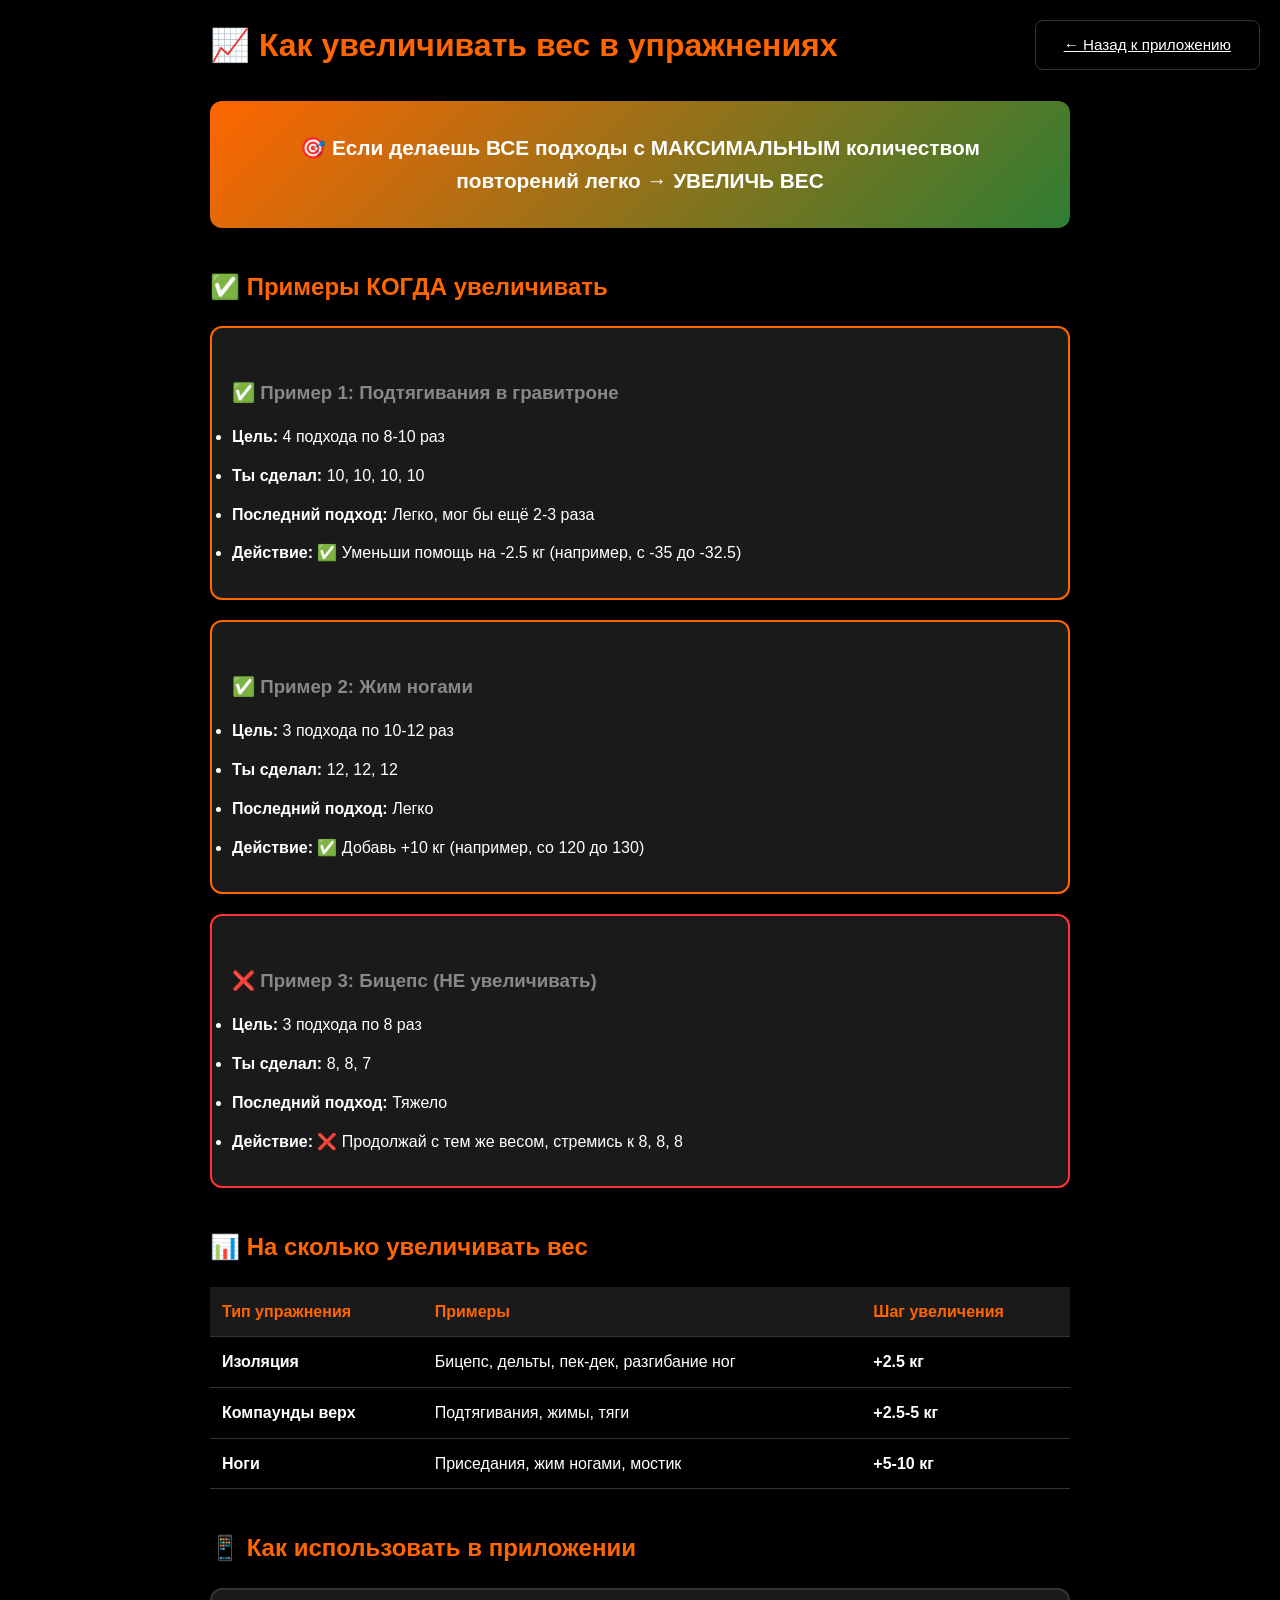
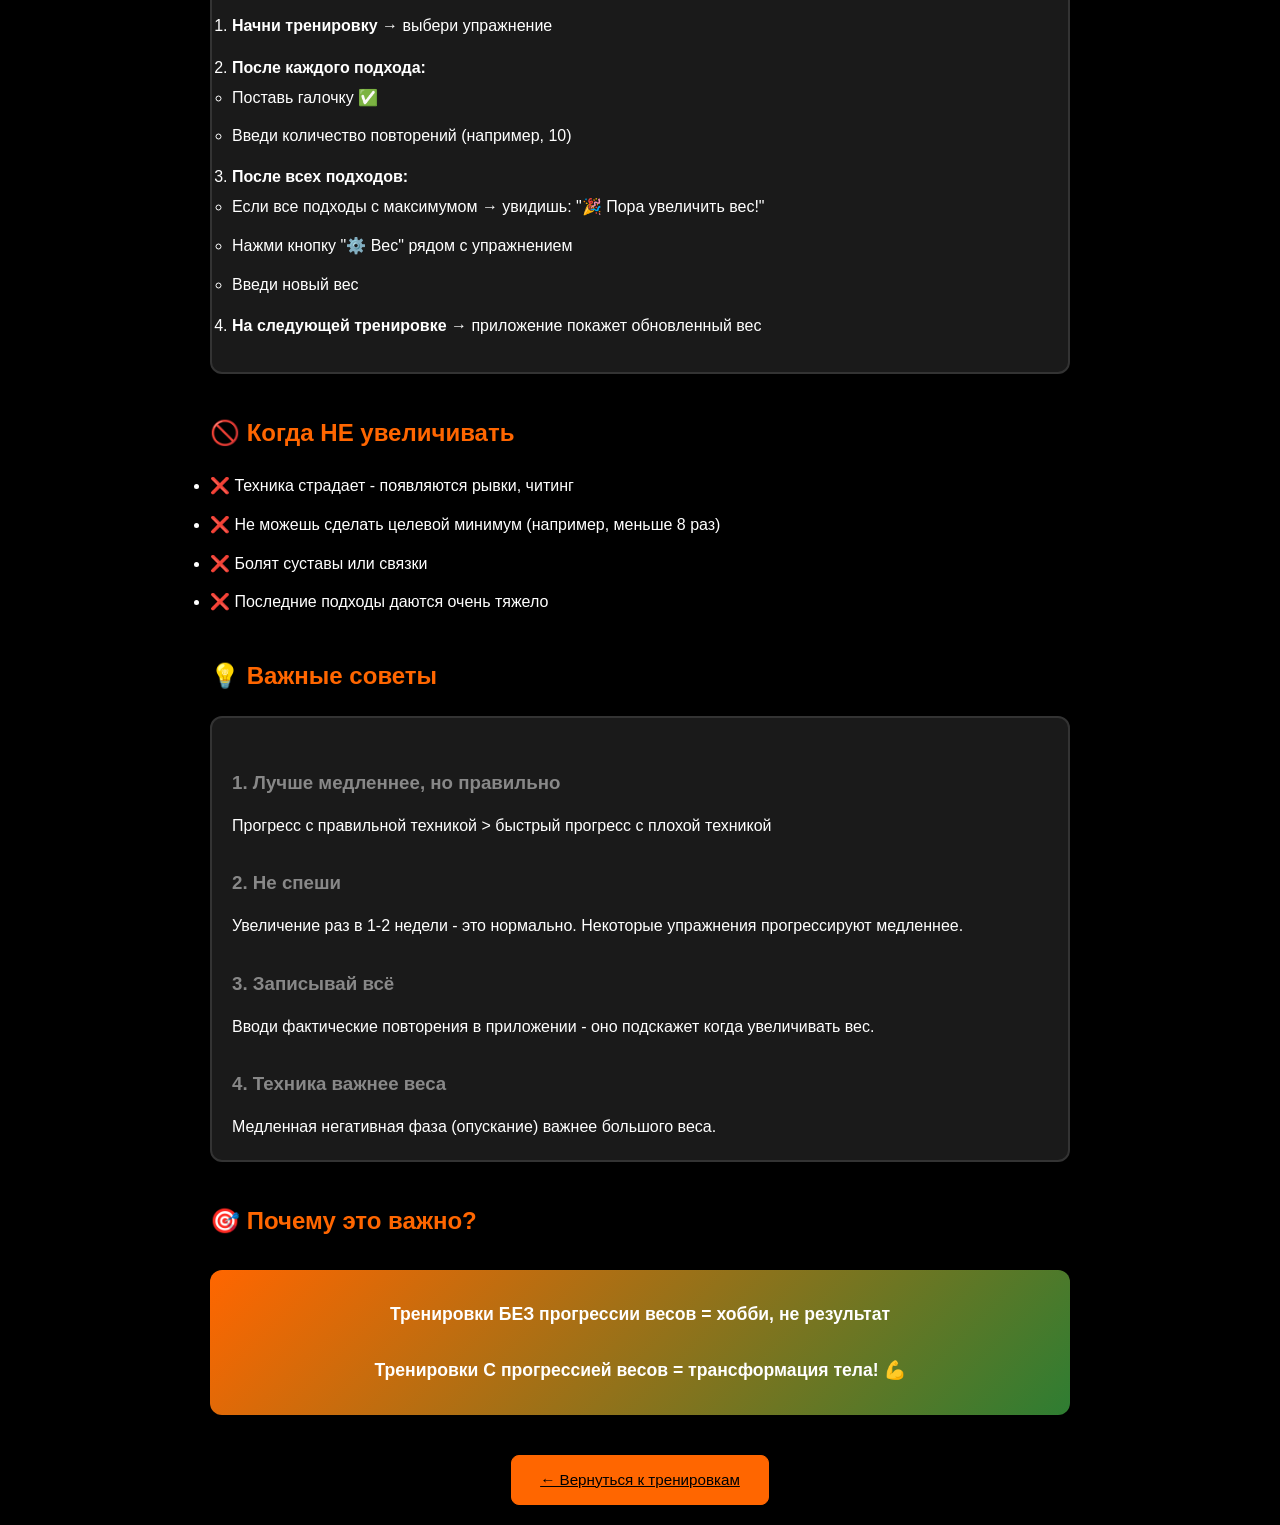
<file: progression.html>
<!DOCTYPE html>
<html lang="ru">
<head>
    <meta charset="UTF-8">
    <meta name="viewport" content="width=device-width, initial-scale=1.0">
    <title>Руководство: Как увеличивать вес</title>
    <link rel="stylesheet" href="styles.css">
    <style>
        body {
            padding: 20px;
            max-width: 900px;
            margin: 0 auto;
        }
        h1 { color: var(--primary); margin-bottom: 30px; }
        h2 { color: var(--primary); margin-top: 40px; margin-bottom: 20px; }
        h3 { color: var(--secondary); margin-top: 30px; margin-bottom: 15px; }
        .rule-box {
            background: linear-gradient(135deg, var(--primary) 0%, #2E7D32 100%);
            padding: 30px;
            border-radius: 12px;
            margin: 30px 0;
            text-align: center;
            font-size: 1.3rem;
            font-weight: bold;
        }
        .example-box {
            background: var(--bg-card);
            border: 2px solid var(--border);
            border-radius: 12px;
            padding: 20px;
            margin: 20px 0;
        }
        .example-box.good {
            border-color: var(--success);
        }
        .example-box.bad {
            border-color: var(--danger);
        }
        table {
            width: 100%;
            border-collapse: collapse;
            margin: 20px 0;
        }
        th, td {
            padding: 12px;
            text-align: left;
            border-bottom: 1px solid var(--border);
        }
        th {
            background: var(--bg-card);
            color: var(--primary);
            font-weight: bold;
        }
        ul {
            line-height: 1.8;
        }
        li {
            margin-bottom: 10px;
        }
        .back-btn {
            position: fixed;
            top: 20px;
            right: 20px;
        }
    </style>
</head>
<body>
    <a href="index.html" class="btn btn-secondary back-btn">← Назад к приложению</a>

    <h1>📈 Как увеличивать вес в упражнениях</h1>

    <div class="rule-box">
        🎯 Если делаешь ВСЕ подходы с МАКСИМАЛЬНЫМ количеством повторений легко → УВЕЛИЧЬ ВЕС
    </div>

    <h2>✅ Примеры КОГДА увеличивать</h2>

    <div class="example-box good">
        <h3>✅ Пример 1: Подтягивания в гравитроне</h3>
        <ul>
            <li><strong>Цель:</strong> 4 подхода по 8-10 раз</li>
            <li><strong>Ты сделал:</strong> 10, 10, 10, 10</li>
            <li><strong>Последний подход:</strong> Легко, мог бы ещё 2-3 раза</li>
            <li><strong>Действие:</strong> ✅ Уменьши помощь на -2.5 кг (например, с -35 до -32.5)</li>
        </ul>
    </div>

    <div class="example-box good">
        <h3>✅ Пример 2: Жим ногами</h3>
        <ul>
            <li><strong>Цель:</strong> 3 подхода по 10-12 раз</li>
            <li><strong>Ты сделал:</strong> 12, 12, 12</li>
            <li><strong>Последний подход:</strong> Легко</li>
            <li><strong>Действие:</strong> ✅ Добавь +10 кг (например, со 120 до 130)</li>
        </ul>
    </div>

    <div class="example-box bad">
        <h3>❌ Пример 3: Бицепс (НЕ увеличивать)</h3>
        <ul>
            <li><strong>Цель:</strong> 3 подхода по 8 раз</li>
            <li><strong>Ты сделал:</strong> 8, 8, 7</li>
            <li><strong>Последний подход:</strong> Тяжело</li>
            <li><strong>Действие:</strong> ❌ Продолжай с тем же весом, стремись к 8, 8, 8</li>
        </ul>
    </div>

    <h2>📊 На сколько увеличивать вес</h2>

    <table>
        <thead>
            <tr>
                <th>Тип упражнения</th>
                <th>Примеры</th>
                <th>Шаг увеличения</th>
            </tr>
        </thead>
        <tbody>
            <tr>
                <td><strong>Изоляция</strong></td>
                <td>Бицепс, дельты, пек-дек, разгибание ног</td>
                <td><strong>+2.5 кг</strong></td>
            </tr>
            <tr>
                <td><strong>Компаунды верх</strong></td>
                <td>Подтягивания, жимы, тяги</td>
                <td><strong>+2.5-5 кг</strong></td>
            </tr>
            <tr>
                <td><strong>Ноги</strong></td>
                <td>Приседания, жим ногами, мостик</td>
                <td><strong>+5-10 кг</strong></td>
            </tr>
        </tbody>
    </table>

    <h2>📱 Как использовать в приложении</h2>

    <div class="example-box">
        <ol style="line-height: 2;">
            <li><strong>Начни тренировку</strong> → выбери упражнение</li>
            <li><strong>После каждого подхода:</strong>
                <ul>
                    <li>Поставь галочку ✅</li>
                    <li>Введи количество повторений (например, 10)</li>
                </ul>
            </li>
            <li><strong>После всех подходов:</strong>
                <ul>
                    <li>Если все подходы с максимумом → увидишь: "🎉 Пора увеличить вес!"</li>
                    <li>Нажми кнопку "⚙️ Вес" рядом с упражнением</li>
                    <li>Введи новый вес</li>
                </ul>
            </li>
            <li><strong>На следующей тренировке</strong> → приложение покажет обновленный вес</li>
        </ol>
    </div>

    <h2>🚫 Когда НЕ увеличивать</h2>

    <ul>
        <li>❌ Техника страдает - появляются рывки, читинг</li>
        <li>❌ Не можешь сделать целевой минимум (например, меньше 8 раз)</li>
        <li>❌ Болят суставы или связки</li>
        <li>❌ Последние подходы даются очень тяжело</li>
    </ul>

    <h2>💡 Важные советы</h2>

    <div class="example-box">
        <h3>1. Лучше медленнее, но правильно</h3>
        <p>Прогресс с правильной техникой > быстрый прогресс с плохой техникой</p>

        <h3>2. Не спеши</h3>
        <p>Увеличение раз в 1-2 недели - это нормально. Некоторые упражнения прогрессируют медленнее.</p>

        <h3>3. Записывай всё</h3>
        <p>Вводи фактические повторения в приложении - оно подскажет когда увеличивать вес.</p>

        <h3>4. Техника важнее веса</h3>
        <p>Медленная негативная фаза (опускание) важнее большого веса.</p>
    </div>

    <h2>🎯 Почему это важно?</h2>

    <div class="rule-box" style="font-size: 1.1rem;">
        Тренировки БЕЗ прогрессии весов = хобби, не результат<br><br>
        Тренировки С прогрессией весов = трансформация тела! 💪
    </div>

    <p style="text-align: center; margin-top: 40px; color: var(--text-secondary);">
        <a href="index.html" class="btn btn-primary">← Вернуться к тренировкам</a>
    </p>
</body>
</html>
</file>
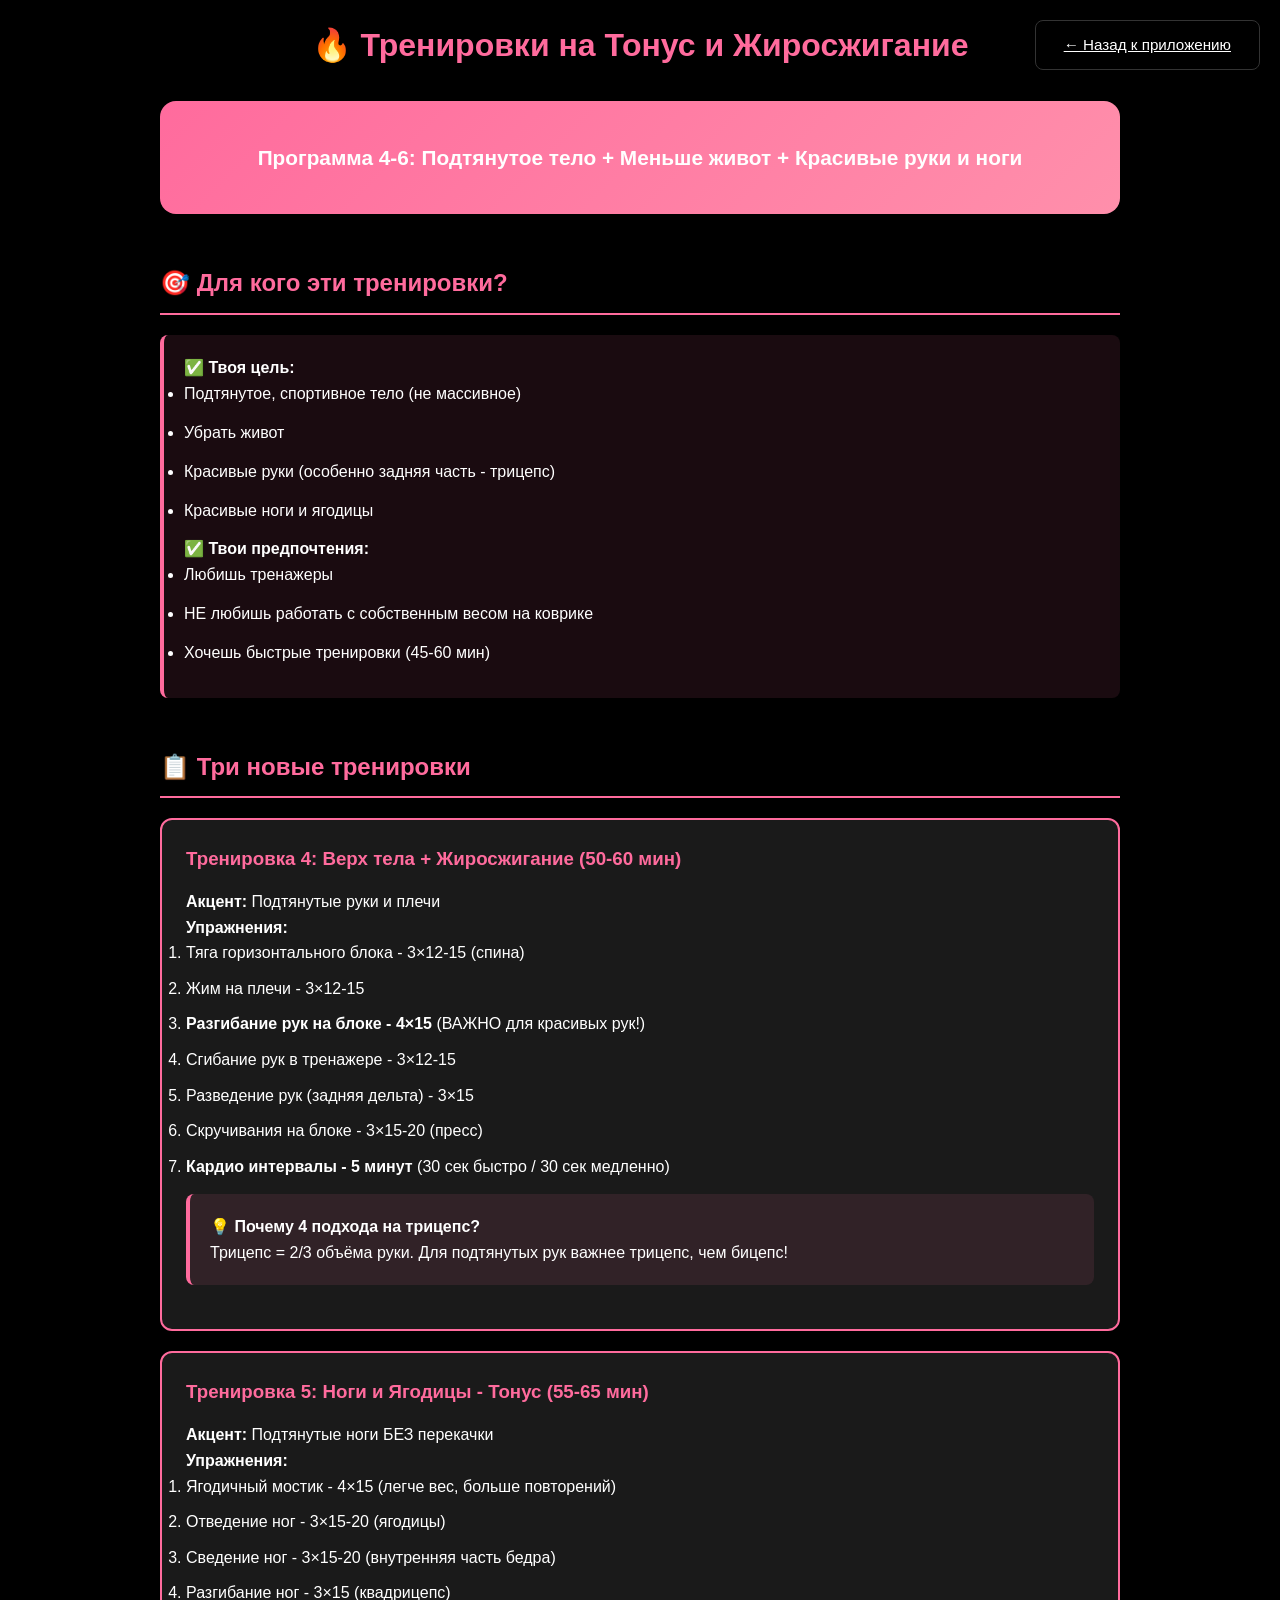
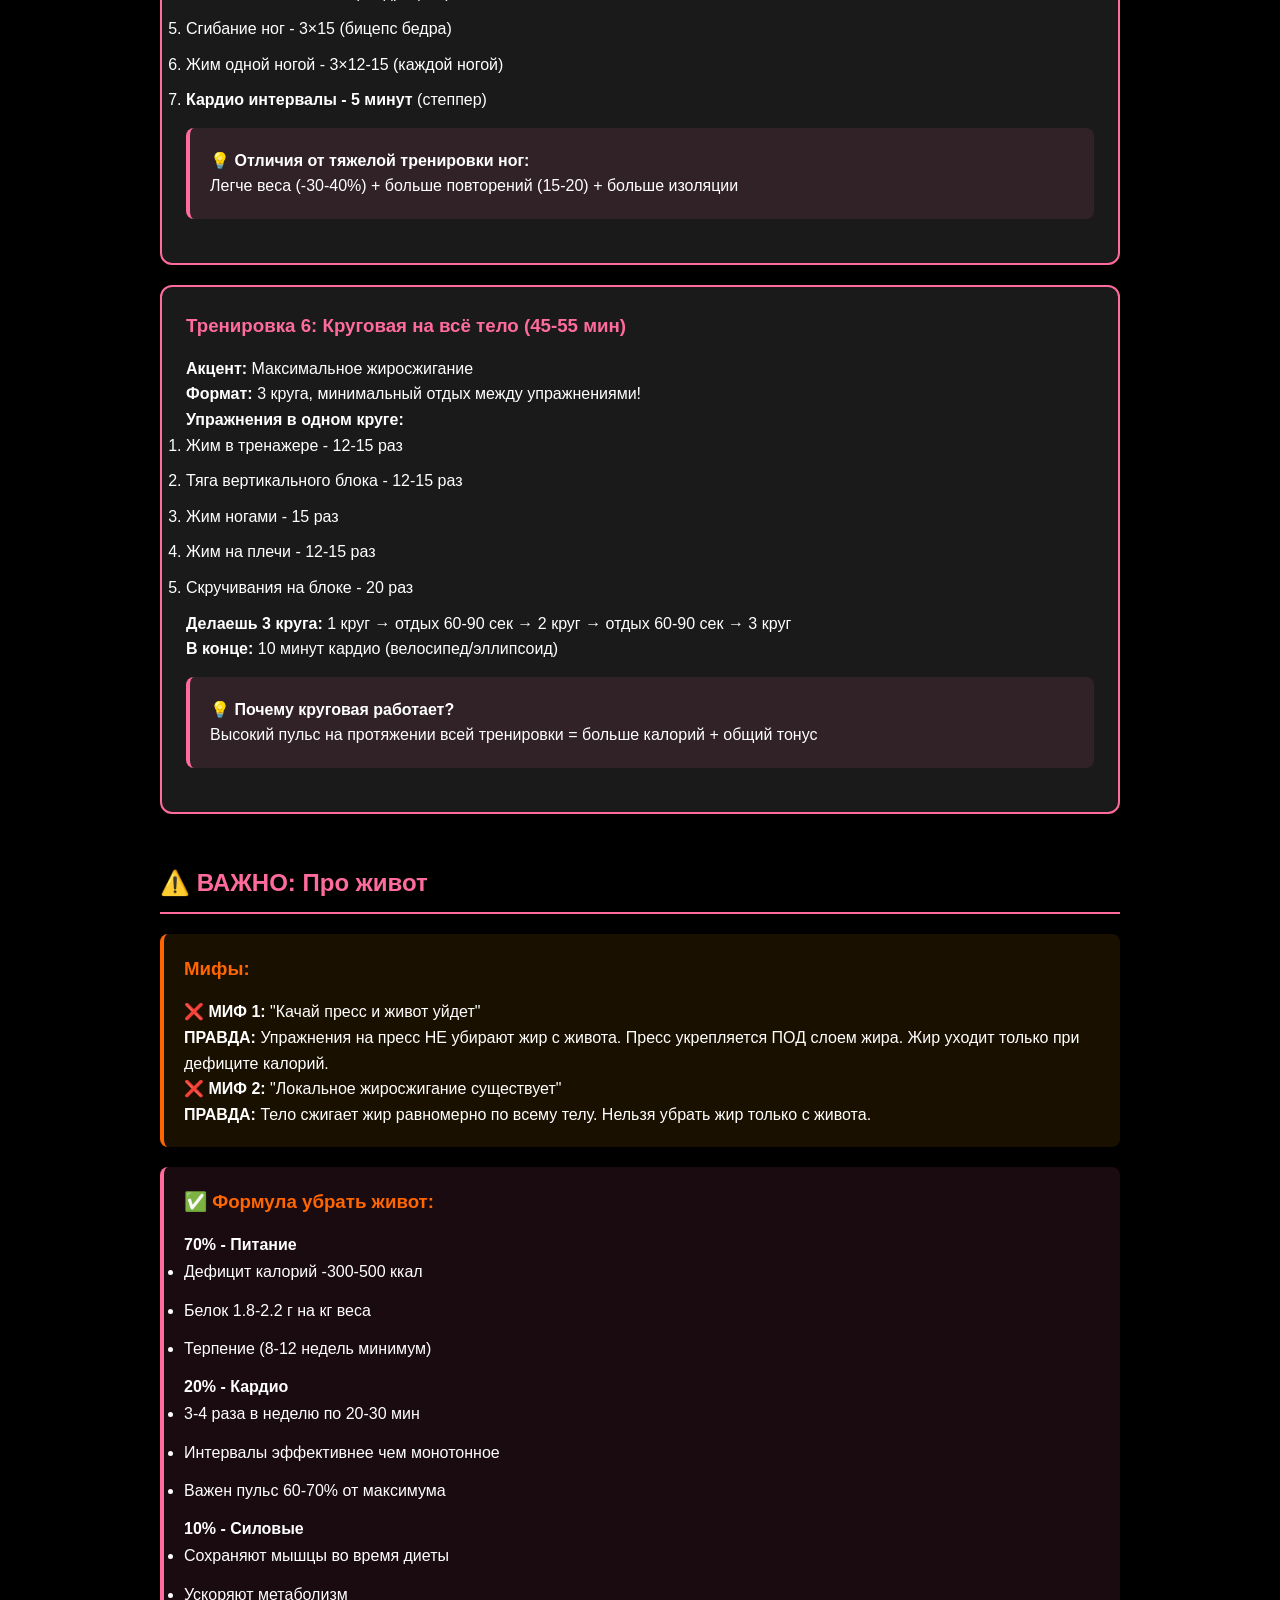
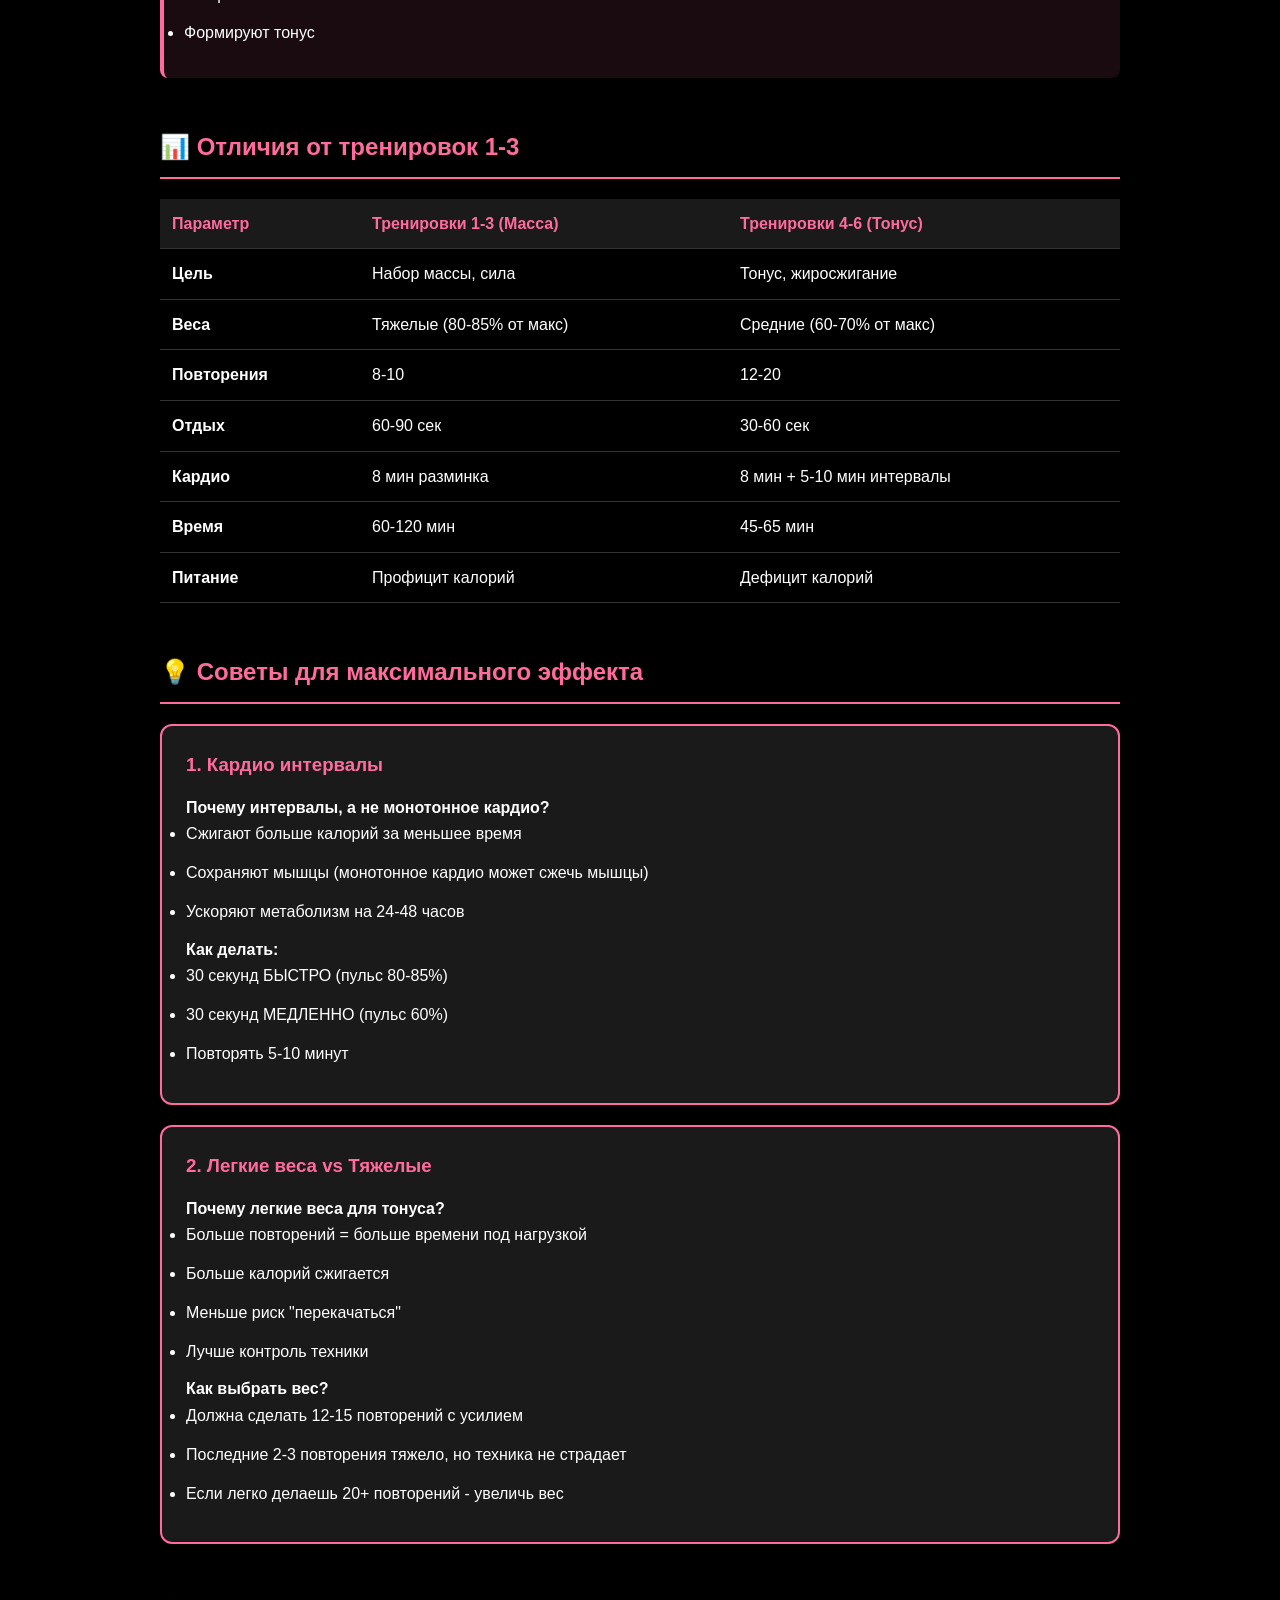
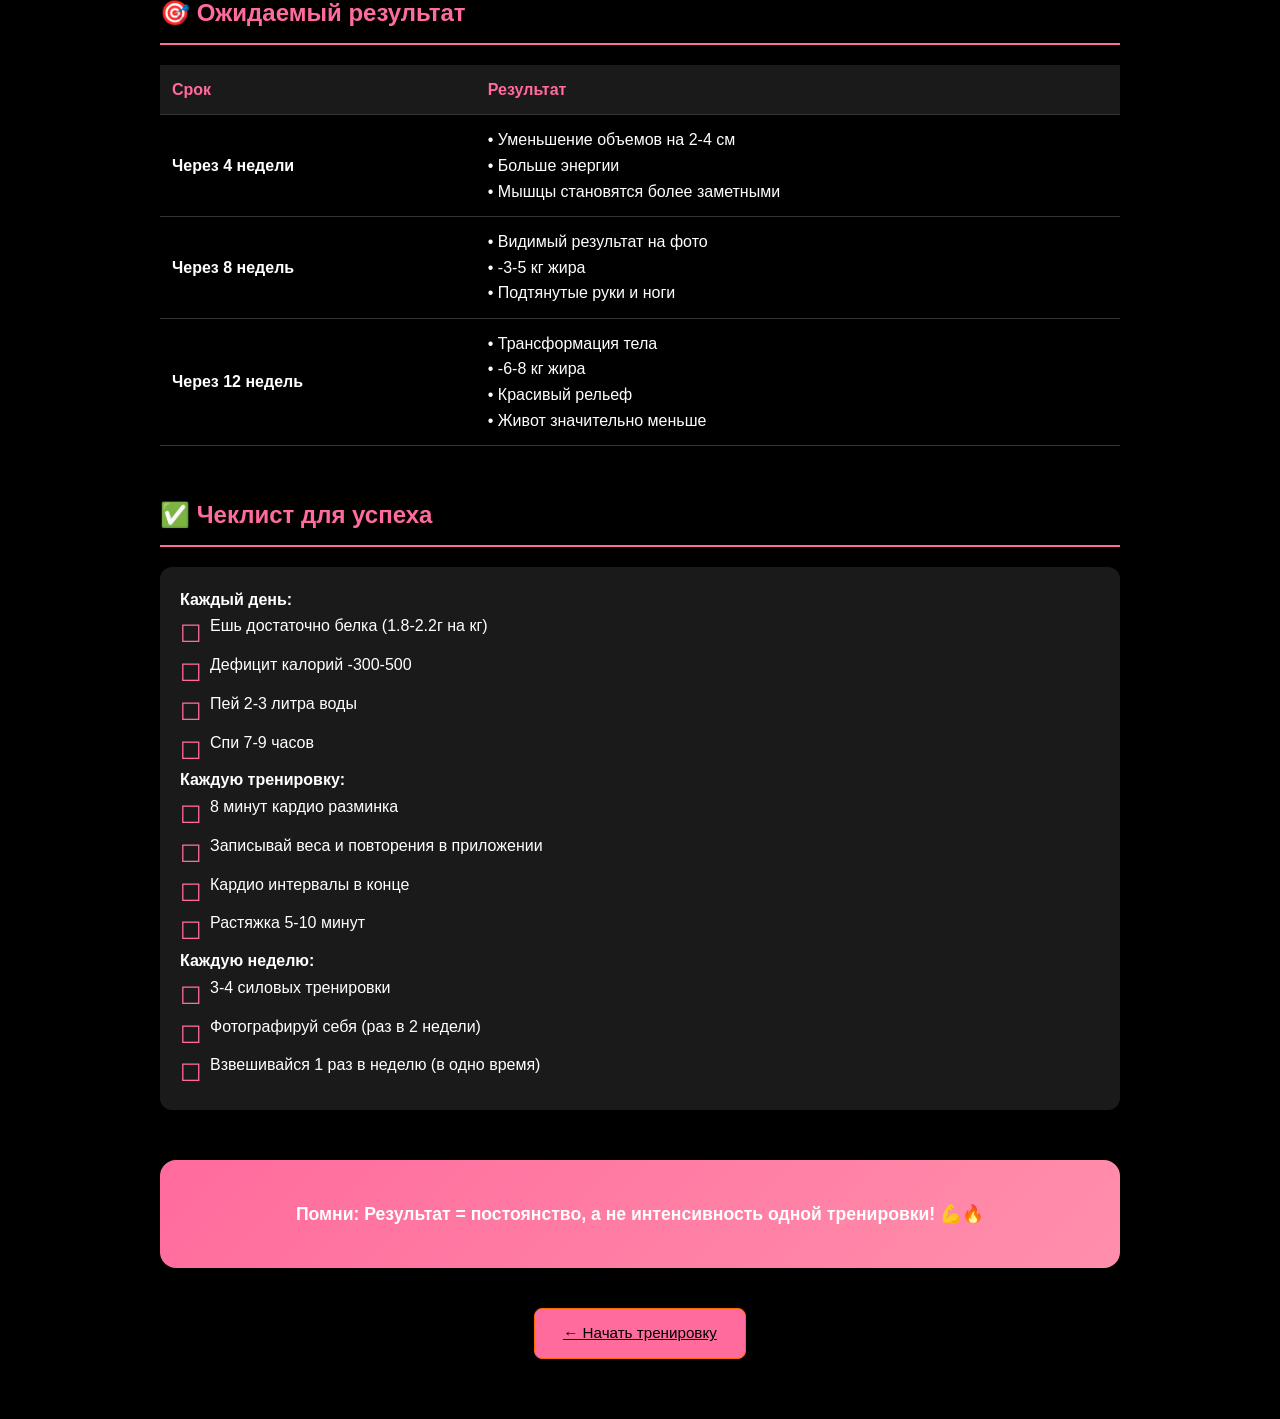
<file: toning.html>
<!DOCTYPE html>
<html lang="ru">
<head>
    <meta charset="UTF-8">
    <meta name="viewport" content="width=device-width, initial-scale=1.0">
    <title>Тренировки на Тонус и Жиросжигание</title>
    <link rel="stylesheet" href="styles.css">
    <style>
        body {
            padding: 20px;
            max-width: 1000px;
            margin: 0 auto;
        }
        h1 { color: #FF6B9D; margin-bottom: 30px; text-align: center; }
        h2 { color: #FF6B9D; margin-top: 50px; margin-bottom: 20px; border-bottom: 2px solid #FF6B9D; padding-bottom: 10px; }
        h3 { color: var(--primary); margin-top: 30px; margin-bottom: 15px; }
        .hero-box {
            background: linear-gradient(135deg, #FF6B9D 0%, #FF8FAB 100%);
            padding: 40px;
            border-radius: 16px;
            margin: 30px 0;
            text-align: center;
            font-size: 1.3rem;
            font-weight: bold;
        }
        .workout-box {
            background: var(--bg-card);
            border: 2px solid #FF6B9D;
            border-radius: 12px;
            padding: 24px;
            margin: 20px 0;
        }
        .workout-box h3 {
            color: #FF6B9D;
            margin-top: 0;
        }
        .info-box {
            background: rgba(255, 107, 157, 0.1);
            border-left: 4px solid #FF6B9D;
            padding: 20px;
            margin: 20px 0;
            border-radius: 8px;
        }
        .warning-box {
            background: rgba(255, 152, 0, 0.1);
            border-left: 4px solid var(--warning);
            padding: 20px;
            margin: 20px 0;
            border-radius: 8px;
        }
        table {
            width: 100%;
            border-collapse: collapse;
            margin: 20px 0;
        }
        th, td {
            padding: 12px;
            text-align: left;
            border-bottom: 1px solid var(--border);
        }
        th {
            background: var(--bg-card);
            color: #FF6B9D;
            font-weight: bold;
        }
        ul {
            line-height: 1.8;
        }
        li {
            margin-bottom: 10px;
        }
        .back-btn {
            position: fixed;
            top: 20px;
            right: 20px;
            z-index: 100;
        }
        .checklist {
            background: var(--bg-card);
            padding: 20px;
            border-radius: 12px;
            margin: 20px 0;
        }
        .checklist li {
            list-style: none;
            padding-left: 30px;
            position: relative;
        }
        .checklist li:before {
            content: '☐';
            position: absolute;
            left: 0;
            font-size: 1.5rem;
            color: #FF6B9D;
        }
    </style>
</head>
<body>
    <a href="index.html" class="btn btn-secondary back-btn">← Назад к приложению</a>

    <h1>🔥 Тренировки на Тонус и Жиросжигание</h1>

    <div class="hero-box">
        Программа 4-6: Подтянутое тело + Меньше живот + Красивые руки и ноги
    </div>

    <h2>🎯 Для кого эти тренировки?</h2>

    <div class="info-box">
        <strong>✅ Твоя цель:</strong>
        <ul>
            <li>Подтянутое, спортивное тело (не массивное)</li>
            <li>Убрать живот</li>
            <li>Красивые руки (особенно задняя часть - трицепс)</li>
            <li>Красивые ноги и ягодицы</li>
        </ul>

        <strong>✅ Твои предпочтения:</strong>
        <ul>
            <li>Любишь тренажеры</li>
            <li>НЕ любишь работать с собственным весом на коврике</li>
            <li>Хочешь быстрые тренировки (45-60 мин)</li>
        </ul>
    </div>

    <h2>📋 Три новые тренировки</h2>

    <div class="workout-box">
        <h3>Тренировка 4: Верх тела + Жиросжигание (50-60 мин)</h3>
        <p><strong>Акцент:</strong> Подтянутые руки и плечи</p>

        <strong>Упражнения:</strong>
        <ol>
            <li>Тяга горизонтального блока - 3×12-15 (спина)</li>
            <li>Жим на плечи - 3×12-15</li>
            <li><strong>Разгибание рук на блоке - 4×15</strong> (ВАЖНО для красивых рук!)</li>
            <li>Сгибание рук в тренажере - 3×12-15</li>
            <li>Разведение рук (задняя дельта) - 3×15</li>
            <li>Скручивания на блоке - 3×15-20 (пресс)</li>
            <li><strong>Кардио интервалы - 5 минут</strong> (30 сек быстро / 30 сек медленно)</li>
        </ol>

        <div class="info-box" style="margin-top: 15px;">
            <strong>💡 Почему 4 подхода на трицепс?</strong><br>
            Трицепс = 2/3 объёма руки. Для подтянутых рук важнее трицепс, чем бицепс!
        </div>
    </div>

    <div class="workout-box">
        <h3>Тренировка 5: Ноги и Ягодицы - Тонус (55-65 мин)</h3>
        <p><strong>Акцент:</strong> Подтянутые ноги БЕЗ перекачки</p>

        <strong>Упражнения:</strong>
        <ol>
            <li>Ягодичный мостик - 4×15 (легче вес, больше повторений)</li>
            <li>Отведение ног - 3×15-20 (ягодицы)</li>
            <li>Сведение ног - 3×15-20 (внутренняя часть бедра)</li>
            <li>Разгибание ног - 3×15 (квадрицепс)</li>
            <li>Сгибание ног - 3×15 (бицепс бедра)</li>
            <li>Жим одной ногой - 3×12-15 (каждой ногой)</li>
            <li><strong>Кардио интервалы - 5 минут</strong> (степпер)</li>
        </ol>

        <div class="info-box" style="margin-top: 15px;">
            <strong>💡 Отличия от тяжелой тренировки ног:</strong><br>
            Легче веса (-30-40%) + больше повторений (15-20) + больше изоляции
        </div>
    </div>

    <div class="workout-box">
        <h3>Тренировка 6: Круговая на всё тело (45-55 мин)</h3>
        <p><strong>Акцент:</strong> Максимальное жиросжигание</p>
        <p><strong>Формат:</strong> 3 круга, минимальный отдых между упражнениями!</p>

        <strong>Упражнения в одном круге:</strong>
        <ol>
            <li>Жим в тренажере - 12-15 раз</li>
            <li>Тяга вертикального блока - 12-15 раз</li>
            <li>Жим ногами - 15 раз</li>
            <li>Жим на плечи - 12-15 раз</li>
            <li>Скручивания на блоке - 20 раз</li>
        </ol>

        <p><strong>Делаешь 3 круга:</strong> 1 круг → отдых 60-90 сек → 2 круг → отдых 60-90 сек → 3 круг</p>
        <p><strong>В конце:</strong> 10 минут кардио (велосипед/эллипсоид)</p>

        <div class="info-box" style="margin-top: 15px;">
            <strong>💡 Почему круговая работает?</strong><br>
            Высокий пульс на протяжении всей тренировки = больше калорий + общий тонус
        </div>
    </div>

    <h2>⚠️ ВАЖНО: Про живот</h2>

    <div class="warning-box">
        <h3 style="margin-top: 0;">Мифы:</h3>

        <p><strong>❌ МИФ 1:</strong> "Качай пресс и живот уйдет"</p>
        <p><strong>ПРАВДА:</strong> Упражнения на пресс НЕ убирают жир с живота. Пресс укрепляется ПОД слоем жира. Жир уходит только при дефиците калорий.</p>

        <p><strong>❌ МИФ 2:</strong> "Локальное жиросжигание существует"</p>
        <p><strong>ПРАВДА:</strong> Тело сжигает жир равномерно по всему телу. Нельзя убрать жир только с живота.</p>
    </div>

    <div class="info-box">
        <h3 style="margin-top: 0;">✅ Формула убрать живот:</h3>

        <p><strong>70% - Питание</strong></p>
        <ul>
            <li>Дефицит калорий -300-500 ккал</li>
            <li>Белок 1.8-2.2 г на кг веса</li>
            <li>Терпение (8-12 недель минимум)</li>
        </ul>

        <p><strong>20% - Кардио</strong></p>
        <ul>
            <li>3-4 раза в неделю по 20-30 мин</li>
            <li>Интервалы эффективнее чем монотонное</li>
            <li>Важен пульс 60-70% от максимума</li>
        </ul>

        <p><strong>10% - Силовые</strong></p>
        <ul>
            <li>Сохраняют мышцы во время диеты</li>
            <li>Ускоряют метаболизм</li>
            <li>Формируют тонус</li>
        </ul>
    </div>

    <h2>📊 Отличия от тренировок 1-3</h2>

    <table>
        <thead>
            <tr>
                <th>Параметр</th>
                <th>Тренировки 1-3 (Масса)</th>
                <th>Тренировки 4-6 (Тонус)</th>
            </tr>
        </thead>
        <tbody>
            <tr>
                <td><strong>Цель</strong></td>
                <td>Набор массы, сила</td>
                <td>Тонус, жиросжигание</td>
            </tr>
            <tr>
                <td><strong>Веса</strong></td>
                <td>Тяжелые (80-85% от макс)</td>
                <td>Средние (60-70% от макс)</td>
            </tr>
            <tr>
                <td><strong>Повторения</strong></td>
                <td>8-10</td>
                <td>12-20</td>
            </tr>
            <tr>
                <td><strong>Отдых</strong></td>
                <td>60-90 сек</td>
                <td>30-60 сек</td>
            </tr>
            <tr>
                <td><strong>Кардио</strong></td>
                <td>8 мин разминка</td>
                <td>8 мин + 5-10 мин интервалы</td>
            </tr>
            <tr>
                <td><strong>Время</strong></td>
                <td>60-120 мин</td>
                <td>45-65 мин</td>
            </tr>
            <tr>
                <td><strong>Питание</strong></td>
                <td>Профицит калорий</td>
                <td>Дефицит калорий</td>
            </tr>
        </tbody>
    </table>

    <h2>💡 Советы для максимального эффекта</h2>

    <div class="workout-box">
        <h3>1. Кардио интервалы</h3>
        <p><strong>Почему интервалы, а не монотонное кардио?</strong></p>
        <ul>
            <li>Сжигают больше калорий за меньшее время</li>
            <li>Сохраняют мышцы (монотонное кардио может сжечь мышцы)</li>
            <li>Ускоряют метаболизм на 24-48 часов</li>
        </ul>

        <p><strong>Как делать:</strong></p>
        <ul>
            <li>30 секунд БЫСТРО (пульс 80-85%)</li>
            <li>30 секунд МЕДЛЕННО (пульс 60%)</li>
            <li>Повторять 5-10 минут</li>
        </ul>
    </div>

    <div class="workout-box">
        <h3>2. Легкие веса vs Тяжелые</h3>
        <p><strong>Почему легкие веса для тонуса?</strong></p>
        <ul>
            <li>Больше повторений = больше времени под нагрузкой</li>
            <li>Больше калорий сжигается</li>
            <li>Меньше риск "перекачаться"</li>
            <li>Лучше контроль техники</li>
        </ul>

        <p><strong>Как выбрать вес?</strong></p>
        <ul>
            <li>Должна сделать 12-15 повторений с усилием</li>
            <li>Последние 2-3 повторения тяжело, но техника не страдает</li>
            <li>Если легко делаешь 20+ повторений - увеличь вес</li>
        </ul>
    </div>

    <h2>🎯 Ожидаемый результат</h2>

    <table>
        <thead>
            <tr>
                <th>Срок</th>
                <th>Результат</th>
            </tr>
        </thead>
        <tbody>
            <tr>
                <td><strong>Через 4 недели</strong></td>
                <td>
                    • Уменьшение объемов на 2-4 см<br>
                    • Больше энергии<br>
                    • Мышцы становятся более заметными
                </td>
            </tr>
            <tr>
                <td><strong>Через 8 недель</strong></td>
                <td>
                    • Видимый результат на фото<br>
                    • -3-5 кг жира<br>
                    • Подтянутые руки и ноги
                </td>
            </tr>
            <tr>
                <td><strong>Через 12 недель</strong></td>
                <td>
                    • Трансформация тела<br>
                    • -6-8 кг жира<br>
                    • Красивый рельеф<br>
                    • Живот значительно меньше
                </td>
            </tr>
        </tbody>
    </table>

    <h2>✅ Чеклист для успеха</h2>

    <div class="checklist">
        <strong>Каждый день:</strong>
        <ul>
            <li>Ешь достаточно белка (1.8-2.2г на кг)</li>
            <li>Дефицит калорий -300-500</li>
            <li>Пей 2-3 литра воды</li>
            <li>Спи 7-9 часов</li>
        </ul>

        <strong>Каждую тренировку:</strong>
        <ul>
            <li>8 минут кардио разминка</li>
            <li>Записывай веса и повторения в приложении</li>
            <li>Кардио интервалы в конце</li>
            <li>Растяжка 5-10 минут</li>
        </ul>

        <strong>Каждую неделю:</strong>
        <ul>
            <li>3-4 силовых тренировки</li>
            <li>Фотографируй себя (раз в 2 недели)</li>
            <li>Взвешивайся 1 раз в неделю (в одно время)</li>
        </ul>
    </div>

    <div class="hero-box" style="margin-top: 50px; font-size: 1.1rem;">
        Помни: Результат = постоянство, а не интенсивность одной тренировки! 💪🔥
    </div>

    <p style="text-align: center; margin: 40px 0;">
        <a href="index.html" class="btn btn-primary" style="background: #FF6B9D;">← Начать тренировку</a>
    </p>
</body>
</html>
</file>
<file: styles.css>
* {
    margin: 0;
    padding: 0;
    box-sizing: border-box;
}

:root {
    --primary: #ff6600;
    --primary-dark: #ff5500;
    --primary-light: #ff7722;
    --secondary: #888888;
    --danger: #ff3333;
    --warning: #ff6600;
    --success: #ff6600;
    --bg-dark: #000000;
    --bg-card: #1a1a1a;
    --text: #ffffff;
    --text-secondary: #888888;
    --border: #333333;
}

/* Light theme */
[data-theme="light"] {
    --primary: #ff6600;
    --primary-dark: #ff5500;
    --primary-light: #ff7722;
    --secondary: #666666;
    --danger: #ff3333;
    --warning: #ff6600;
    --success: #ff6600;
    --bg-dark: #ffffff;
    --bg-card: #f5f5f5;
    --text: #000000;
    --text-secondary: #666666;
    --border: #e0e0e0;
}

/* Toggles container */
.toggles-container {
    position: fixed;
    top: 20px;
    left: 20px;
    z-index: 1000;
    display: flex;
    flex-direction: column;
    gap: 12px;
}

.toggle-group {
    display: flex;
    align-items: center;
    gap: 10px;
    background: var(--bg-card);
    padding: 10px 18px;
    border-radius: 30px;
    border: 1px solid var(--border);
    box-shadow: 0 2px 12px rgba(0, 0, 0, 0.1);
}

.toggle-label {
    font-size: 0.85rem;
    font-weight: 500;
    color: var(--text-secondary);
    min-width: 40px;
}

/* Toggle switch */
.toggle-switch {
    position: relative;
    display: inline-block;
    width: 50px;
    height: 26px;
}

.toggle-switch input {
    opacity: 0;
    width: 0;
    height: 0;
}

.toggle-slider {
    position: absolute;
    cursor: pointer;
    top: 0;
    left: 0;
    right: 0;
    bottom: 0;
    background-color: var(--border);
    transition: 0.3s;
    border-radius: 34px;
}

.toggle-slider:before {
    position: absolute;
    content: "";
    height: 20px;
    width: 20px;
    left: 3px;
    bottom: 3px;
    background-color: white;
    transition: 0.3s;
    border-radius: 50%;
}

.toggle-switch input:checked + .toggle-slider {
    background-color: var(--primary);
}

.toggle-switch input:checked + .toggle-slider:before {
    transform: translateX(24px);
}

.toggle-switch:hover .toggle-slider {
    box-shadow: 0 0 8px var(--primary);
}

body {
    font-family: -apple-system, BlinkMacSystemFont, 'Segoe UI', Roboto, Oxygen, Ubuntu, Cantarell, sans-serif;
    background: var(--bg-dark);
    color: var(--text);
    line-height: 1.6;
    min-height: 100vh;
    font-weight: 400;
}

.container {
    max-width: 1000px;
    margin: 0 auto;
    padding: 30px 20px;
}

/* Header */
header {
    text-align: center;
    margin-bottom: 50px;
    padding-bottom: 30px;
    border-bottom: 1px solid var(--border);
}

header h1 {
    font-size: 2.8rem;
    font-weight: 300;
    margin-bottom: 15px;
    color: var(--text);
    letter-spacing: -1px;
    font-family: -apple-system, BlinkMacSystemFont, 'Segoe UI', sans-serif;
}

.main-title-clickable {
    cursor: pointer;
    transition: color 0.2s ease;
}

.main-title-clickable:hover {
    color: var(--primary);
}

.header-buttons {
    display: flex;
    gap: 10px;
    justify-content: center;
    flex-wrap: wrap;
}

/* Buttons */
.btn {
    padding: 12px 28px;
    border: 1px solid var(--border);
    border-radius: 8px;
    font-size: 0.95rem;
    font-weight: 500;
    cursor: pointer;
    transition: all 0.3s ease;
    display: inline-flex;
    align-items: center;
    justify-content: center;
    gap: 8px;
    background: transparent;
    color: var(--text);
}

.btn:hover {
    border-color: var(--text);
    transform: translateY(-1px);
}

.btn-primary {
    background: var(--primary);
    border-color: var(--primary);
    color: #000;
}

.btn-primary:hover {
    background: var(--primary-light);
    border-color: var(--primary-light);
    box-shadow: 0 8px 24px rgba(255, 102, 0, 0.3);
    transform: translateY(-2px);
}

.btn-secondary {
    background: transparent;
    color: var(--text);
    border-color: var(--border);
}

.btn-secondary:hover {
    border-color: var(--text-secondary);
}

.btn-danger {
    background: transparent;
    color: var(--danger);
    border-color: var(--danger);
}

.btn-danger:hover {
    background: var(--danger);
    color: #000;
}

.btn-success {
    background: var(--primary);
    border-color: var(--primary);
    color: #000;
}

/* Screens */
.screen {
    display: none;
}

.screen.active {
    display: block;
}

/* Workout Cards */
.workout-cards {
    display: grid;
    grid-template-columns: repeat(auto-fit, minmax(320px, 1fr));
    gap: 24px;
    margin-top: 40px;
}

.workout-card {
    background: var(--bg-card);
    border: 1px solid var(--border);
    border-radius: 16px;
    padding: 32px;
    transition: all 0.3s ease;
    box-shadow: 0 2px 8px rgba(0, 0, 0, 0.1);
}

.workout-card:hover {
    border-color: var(--primary);
    transform: translateY(-4px);
    box-shadow: 0 12px 40px rgba(255, 102, 0, 0.15);
}

.workout-header {
    display: flex;
    justify-content: space-between;
    align-items: center;
    margin-bottom: 16px;
}

.workout-header h2 {
    color: var(--text);
    font-size: 1.5rem;
    font-weight: 600;
}

.workout-badge {
    background: transparent;
    color: var(--text-secondary);
    padding: 4px 0;
    border-radius: 0;
    font-size: 0.8rem;
}

.workout-card h3 {
    font-size: 1.4rem;
    font-weight: 600;
    margin-bottom: 6px;
}

.workout-card p {
    color: var(--text-secondary);
    font-size: 0.9rem;
    margin-bottom: 20px;
}

.workout-info {
    display: flex;
    gap: 24px;
    margin-bottom: 24px;
    color: var(--text-secondary);
    font-size: 0.85rem;
}

.start-btn {
    width: 100%;
    padding: 16px;
    font-size: 1rem;
}

/* Workout Screen */
.workout-controls {
    display: flex;
    justify-content: space-between;
    align-items: center;
    background: var(--bg-card);
    padding: 16px;
    border-radius: 12px;
    margin-bottom: 24px;
    gap: 16px;
    flex-wrap: wrap;
}

.timer-display {
    flex: 1;
    text-align: center;
}

.main-timer {
    display: flex;
    flex-direction: column;
    align-items: center;
}

.timer-label {
    font-size: 0.85rem;
    color: var(--text-secondary);
    margin-bottom: 4px;
}

#mainTimer {
    font-size: 2rem;
    font-weight: bold;
    color: var(--primary);
    font-family: 'Courier New', monospace;
}

/* Cardio is now a regular exercise card */

/* Exercise List */
.exercises-list {
    display: flex;
    flex-direction: column;
    gap: 20px;
}

.exercise-card {
    background: var(--bg-card);
    border: 1px solid var(--border);
    border-radius: 16px;
    padding: 24px;
    transition: all 0.3s ease;
    box-shadow: 0 1px 4px rgba(0, 0, 0, 0.1);
}

.exercise-card.optional {
    border-color: var(--text-secondary);
    border-style: dashed;
}

.exercise-card.cardio {
    border-color: var(--primary);
    background: transparent;
}

.exercise-card.cardio h3 {
    color: var(--primary);
}

.exercise-header {
    display: flex;
    justify-content: space-between;
    align-items: flex-start;
    margin-bottom: 16px;
    gap: 16px;
}

.exercise-title {
    flex: 1;
}

.exercise-title h3 {
    font-size: 1.3rem;
    margin-bottom: 8px;
    color: var(--primary);
}

.exercise-details {
    color: var(--text-secondary);
    font-size: 0.95rem;
}

.exercise-note {
    margin-top: 8px;
    padding: 8px 12px;
    background: rgba(255, 107, 157, 0.15);
    border-left: 3px solid #FF6B9D;
    border-radius: 4px;
    font-size: 0.9rem;
    color: #FF6B9D;
    font-weight: 500;
}

.exercise-technique {
    margin-top: 6px;
    padding: 6px 10px;
    background: rgba(76, 175, 80, 0.1);
    border-left: 3px solid var(--primary);
    border-radius: 4px;
    font-size: 0.85rem;
    color: var(--text-secondary);
    line-height: 1.4;
}

.exercise-superset {
    margin-top: 8px;
    padding: 8px 12px;
    background: rgba(255, 152, 0, 0.15);
    border-left: 3px solid var(--warning);
    border-radius: 4px;
    font-size: 0.9rem;
    color: var(--warning);
    font-weight: 600;
    animation: pulse 2s ease-in-out infinite;
}

.exercise-warmup {
    margin-top: 8px;
    padding: 8px 12px;
    background: rgba(33, 150, 243, 0.15);
    border-left: 3px solid var(--secondary);
    border-radius: 4px;
    font-size: 0.85rem;
    color: var(--secondary);
    font-weight: 500;
}

.optional-badge {
    background: var(--warning);
    color: white;
    padding: 4px 12px;
    border-radius: 20px;
    font-size: 0.85rem;
    white-space: nowrap;
}

.sets-grid {
    display: grid;
    grid-template-columns: repeat(auto-fill, minmax(180px, 1fr));
    gap: 12px;
}

.set-item {
    background: var(--bg-dark);
    border: 2px solid var(--border);
    border-radius: 8px;
    padding: 12px;
    display: flex;
    flex-direction: column;
    gap: 8px;
    transition: all 0.3s ease;
}

.set-item:hover {
    border-color: var(--primary);
}

.set-item.completed {
    border-color: var(--primary);
    background: transparent;
    opacity: 0.7;
}

.set-checkbox-row {
    display: flex;
    align-items: center;
    gap: 12px;
}

.set-checkbox {
    width: 20px;
    height: 20px;
    cursor: pointer;
    accent-color: var(--primary);
    flex-shrink: 0;
}

.set-label {
    font-weight: 400;
    flex: 1;
    cursor: pointer;
}

/* Reps counter with +/- buttons */
.reps-counter {
    display: flex;
    align-items: center;
    gap: 12px;
    justify-content: space-between;
    background: transparent;
    border: 1px solid var(--border);
    border-radius: 8px;
    padding: 10px 14px;
}

.reps-btn {
    background: transparent;
    color: var(--text);
    border: 1px solid var(--border);
    border-radius: 6px;
    width: 32px;
    height: 32px;
    font-size: 1.2rem;
    font-weight: 500;
    cursor: pointer;
    display: flex;
    align-items: center;
    justify-content: center;
    transition: all 0.2s ease;
    flex-shrink: 0;
}

.reps-btn:hover {
    background: var(--primary);
    color: #000;
    border-color: var(--primary);
}

.reps-btn:active {
    transform: scale(0.95);
}

.reps-btn.minus {
    background: transparent;
    color: var(--text);
    border-color: var(--border);
}

.reps-btn.minus:hover {
    background: var(--danger);
    color: #000;
    border-color: var(--danger);
}

.reps-display {
    font-size: 1.4rem;
    font-weight: 600;
    font-family: 'Courier New', monospace;
    color: var(--text);
    min-width: 50px;
    text-align: center;
    flex: 1;
}

.reps-label {
    color: var(--text-secondary);
    font-size: 0.85rem;
    white-space: nowrap;
}

/* Warmup set - same style as regular set, just with fire emoji */
.warmup-set {
    /* No special styling - looks like regular set */
}

/* Exercise Controls */
.exercise-controls {
    display: flex;
    gap: 8px;
    align-items: center;
    flex-wrap: wrap;
}

.btn-small {
    padding: 6px 12px;
    font-size: 0.85rem;
}

/* Progress Indicator */
.progress-indicator {
    margin: 12px 0;
}

.progress-alert {
    background: transparent;
    border: 1px solid var(--primary);
    border-radius: 8px;
    padding: 14px 18px;
    text-align: center;
    font-weight: 500;
    color: var(--primary);
    animation: pulse 2s ease-in-out infinite;
}

@keyframes pulse {
    0%, 100% {
        opacity: 1;
        transform: scale(1);
    }
    50% {
        opacity: 0.9;
        transform: scale(1.02);
    }
}

/* Rest Timer */
.rest-timer {
    display: none;
    position: fixed;
    top: 0;
    left: 0;
    right: 0;
    bottom: 0;
    background: rgba(0, 0, 0, 0.9);
    z-index: 1000;
    align-items: center;
    justify-content: center;
}

.rest-timer.active {
    display: flex;
}

.rest-content {
    background: var(--bg-card);
    border: 1px solid var(--primary);
    border-radius: 24px;
    padding: 60px 48px;
    text-align: center;
    max-width: 400px;
}

.rest-content h3 {
    font-size: 1.5rem;
    font-weight: 500;
    margin-bottom: 32px;
    color: var(--text-secondary);
}

.rest-time {
    font-size: 6rem;
    font-weight: 300;
    color: var(--primary);
    font-family: 'Courier New', monospace;
    margin-bottom: 40px;
    letter-spacing: 4px;
}

.rest-buttons {
    display: flex;
    gap: 12px;
    justify-content: center;
}

/* History Screen */
.screen-header {
    position: relative;
    display: flex;
    justify-content: center;
    align-items: center;
    margin-bottom: 24px;
    padding: 0 16px;
}

.screen-header .back-to-main {
    position: absolute;
    left: 0;
}

.screen-header h2 {
    text-align: center;
    color: var(--text);
    font-weight: 400;
    margin: 0;
}

.screen-header #clearHistoryBtn {
    position: absolute;
    right: 0;
}

.history-list {
    display: flex;
    flex-direction: column;
    gap: 16px;
}

.history-item {
    background: var(--bg-card);
    border: 2px solid var(--border);
    border-radius: 12px;
    padding: 20px;
}

.history-header {
    display: flex;
    justify-content: space-between;
    align-items: center;
    margin-bottom: 12px;
    flex-wrap: wrap;
    gap: 12px;
}

.history-header h3 {
    color: var(--primary);
}

.history-date {
    color: var(--text-secondary);
    font-size: 0.9rem;
}

.history-stats {
    display: flex;
    gap: 24px;
    flex-wrap: wrap;
    color: var(--text-secondary);
    font-size: 0.95rem;
}

.history-item.empty {
    text-align: center;
    color: var(--text-secondary);
    padding: 40px;
}

.share-workout-btn {
    margin-top: 16px;
    width: 100%;
    padding: 12px;
    font-size: 0.95rem;
}

/* Advice Screen */
.advice-content {
    display: flex;
    flex-direction: column;
    gap: 32px;
}

.advice-section h3 {
    color: var(--primary);
    font-size: 1.8rem;
    margin-bottom: 20px;
}

.advice-card {
    background: var(--bg-card);
    border: 2px solid var(--border);
    border-radius: 12px;
    padding: 24px;
    margin-bottom: 16px;
}

.advice-card.warning {
    border-color: var(--warning);
}

.advice-card h4 {
    color: var(--primary);
    font-size: 1.3rem;
    margin-bottom: 12px;
}

.advice-card ul {
    list-style-position: inside;
    color: var(--text-secondary);
}

.advice-card li {
    margin-bottom: 8px;
    line-height: 1.6;
}

.advice-card strong {
    color: var(--text);
}

/* Calculator */
.calculator {
    background: var(--bg-card);
    border: 2px solid var(--border);
    border-radius: 12px;
    padding: 24px;
}

.calc-inputs {
    display: grid;
    grid-template-columns: repeat(auto-fit, minmax(200px, 1fr));
    gap: 16px;
    margin-bottom: 20px;
}

.calc-inputs label {
    display: flex;
    flex-direction: column;
    gap: 8px;
    color: var(--text-secondary);
}

.calc-inputs input,
.calc-inputs select {
    padding: 10px;
    border: 2px solid var(--border);
    border-radius: 8px;
    background: var(--bg-dark);
    color: var(--text);
    font-size: 1rem;
}

.calc-inputs input:focus,
.calc-inputs select:focus {
    outline: none;
    border-color: var(--primary);
}

#calculateBtn {
    width: 100%;
    margin-bottom: 20px;
}

.calc-result {
    background: var(--bg-dark);
    border: 2px solid var(--primary);
    border-radius: 8px;
    padding: 20px;
    display: none;
}

.calc-result.active {
    display: block;
}

.calc-result h4 {
    color: var(--primary);
    margin-bottom: 12px;
}

.calc-result p {
    margin-bottom: 8px;
    color: var(--text-secondary);
}

.calc-result strong {
    color: var(--text);
    font-size: 1.1rem;
}

/* Stats Screen */
.stats-content {
    display: grid;
    grid-template-columns: repeat(auto-fit, minmax(280px, 1fr));
    gap: 20px;
}

.stat-card {
    background: var(--bg-card);
    border: 2px solid var(--border);
    border-radius: 12px;
    padding: 24px;
    text-align: center;
}

.stat-card h3 {
    color: var(--primary);
    margin-bottom: 16px;
}

.stat-value {
    font-size: 3rem;
    font-weight: bold;
    color: var(--text);
    margin-bottom: 8px;
}

.stat-label {
    color: var(--text-secondary);
    font-size: 0.95rem;
}

/* Responsive */
@media (max-width: 768px) {
    .container {
        padding: 12px;
    }

    header h1 {
        font-size: 2rem;
    }

    .workout-cards {
        grid-template-columns: 1fr;
    }


    .rest-content {
        padding: 32px 24px;
        margin: 20px;
    }

    .rest-time {
        font-size: 4rem;
    }

    .sets-grid {
        grid-template-columns: 1fr;
    }

    .workout-controls {
        flex-direction: column;
    }

    #mainTimer {
        font-size: 1.5rem;
    }
}

/* Animation */
@keyframes fadeIn {
    from {
        opacity: 0;
        transform: translateY(20px);
    }
    to {
        opacity: 1;
        transform: translateY(0);
    }
}

.exercise-card {
    animation: fadeIn 0.5s ease;
}

/* Superset Modal */
.superset-modal {
    display: none;
    position: fixed;
    top: 0;
    left: 0;
    right: 0;
    bottom: 0;
    background: rgba(0, 0, 0, 0.9);
    z-index: 2000;
    align-items: center;
    justify-content: center;
    padding: 20px;
    overflow-y: auto;
}

.superset-modal.active {
    display: flex;
}

.superset-modal-content {
    background: var(--bg-card);
    border: 1px solid var(--border);
    border-radius: 20px;
    padding: 40px;
    max-width: 550px;
    width: 100%;
    max-height: 80vh;
    overflow-y: auto;
}

.superset-modal-content h3 {
    color: var(--text);
    font-weight: 600;
    margin-bottom: 8px;
}

.superset-modal-content p {
    color: var(--text-secondary);
    font-size: 0.9rem;
    margin-bottom: 32px;
}

.superset-options {
    display: flex;
    flex-direction: column;
    gap: 12px;
    margin-bottom: 32px;
}

.superset-option {
    background: transparent;
    border: 1px solid var(--border);
    border-radius: 12px;
    padding: 18px;
    cursor: pointer;
    transition: all 0.3s ease;
}

.superset-option:hover {
    transform: translateY(-2px);
    border-color: var(--text);
}

.superset-option.good {
    border-color: var(--primary);
}

.superset-option.good:hover {
    background: transparent;
    border-color: var(--primary);
}

.superset-option.ok {
    border-color: var(--text-secondary);
}

.superset-option.ok:hover {
    background: transparent;
    border-color: var(--text-secondary);
}

.superset-option.bad {
    border-color: var(--danger);
    opacity: 0.5;
}

.superset-option.bad:hover {
    background: rgba(244, 67, 54, 0.1);
}

.superset-option-header {
    display: flex;
    justify-content: space-between;
    align-items: center;
    margin-bottom: 8px;
}

.superset-option-header strong {
    color: var(--text);
    font-size: 1.1rem;
}

.superset-option-header span {
    font-size: 1.3rem;
}

.superset-recommendation {
    color: var(--text-secondary);
    font-size: 0.9rem;
}

.superset-option.good .superset-recommendation {
    color: var(--success);
}

.superset-option.ok .superset-recommendation {
    color: var(--warning);
}

.superset-option.bad .superset-recommendation {
    color: var(--danger);
}

.superset-btn {
    white-space: nowrap;
    max-width: 150px;
    overflow: hidden;
    text-overflow: ellipsis;
}

/* Superset group header */
.superset-group-header {
    background: transparent;
    color: var(--primary);
    padding: 16px 0;
    border-top: 1px solid var(--primary);
    border-bottom: 1px solid var(--primary);
    font-weight: 500;
    font-size: 0.9rem;
    text-align: center;
    margin-bottom: 20px;
    letter-spacing: 2px;
}

/* Superset grouped exercises */
.exercise-card.in-superset {
    border-left: 2px solid var(--primary);
    margin-left: 0;
}

.exercise-card.superset-last {
    margin-bottom: 40px;
}

/* Order Score Indicator */
.order-score-indicator {
    background: transparent;
    border-top: 1px solid var(--border);
    border-bottom: 1px solid var(--border);
    padding: 20px 0;
    margin-bottom: 32px;
    animation: fadeIn 0.5s ease;
}

.score-content {
    display: flex;
    align-items: center;
    justify-content: space-between;
    gap: 16px;
}

.score-label {
    font-size: 0.85rem;
    color: var(--text-secondary);
    font-weight: 400;
}

.score-value {
    display: flex;
    align-items: center;
    gap: 12px;
}

.score-stars {
    font-size: 1.2rem;
}

.score-text {
    font-size: 0.95rem;
    font-weight: 500;
    color: var(--text-secondary);
}

.score-warning {
    background: transparent;
    border-left: 2px solid var(--primary);
    padding: 6px 12px;
    border-radius: 0;
    color: var(--primary);
    font-weight: 400;
    font-size: 0.85rem;
}

.drag-hint {
    margin-top: 0;
    padding-top: 0;
    border-top: none;
    font-size: 0.85rem;
    color: var(--text-secondary);
    font-style: normal;
}

/* Drag & Drop */
.exercise-card {
    cursor: grab;
    transition: all 0.3s ease;
}

.exercise-card:active {
    cursor: grabbing;
}

.exercise-card.drag-over {
    border-color: var(--primary);
    box-shadow: 0 0 16px rgba(76, 175, 80, 0.4);
    transform: scale(1.02);
}

.exercise-card[draggable="true"]:hover {
    box-shadow: 0 4px 12px rgba(0, 0, 0, 0.15);
}

/* Workout Summary Screen */
#summaryScreen.active {
    display: flex !important;
    align-items: center;
    justify-content: center;
    min-height: 100vh;
    padding: 40px 20px;
}

.summary-container {
    max-width: 550px;
    width: 100%;
    text-align: center;
    animation: fadeIn 0.6s ease;
}

.summary-icon {
    width: 80px;
    height: 80px;
    margin: 0 auto 24px;
    background: var(--primary);
    border-radius: 50%;
    display: flex;
    align-items: center;
    justify-content: center;
    font-size: 3rem;
    color: #000;
    animation: scaleIn 0.5s ease;
}

@keyframes scaleIn {
    from {
        transform: scale(0);
        opacity: 0;
    }
    to {
        transform: scale(1);
        opacity: 1;
    }
}

.summary-title {
    font-size: 2.2rem;
    font-weight: 300;
    color: var(--text);
    margin-bottom: 8px;
    letter-spacing: -0.5px;
}

.summary-subtitle {
    font-size: 1rem;
    color: var(--text-secondary);
    margin-bottom: 50px;
}

.summary-stats {
    display: grid;
    grid-template-columns: repeat(3, 1fr);
    gap: 16px;
    margin-bottom: 50px;
}

.summary-stat-card {
    background: var(--bg-card);
    border: 1px solid var(--border);
    border-radius: 16px;
    padding: 24px 16px;
    transition: all 0.3s ease;
}

.summary-stat-card:hover {
    transform: translateY(-2px);
    box-shadow: 0 8px 24px rgba(0, 0, 0, 0.15);
}

.summary-stat-card.highlight {
    border-color: var(--primary);
    background: transparent;
}

.summary-stat-icon {
    font-size: 1.8rem;
    margin-bottom: 12px;
    opacity: 0.8;
}

.summary-stat-card.highlight .summary-stat-icon {
    filter: grayscale(0);
}

.summary-stat-value {
    font-size: 2.2rem;
    font-weight: 600;
    color: var(--text);
    font-family: 'Courier New', monospace;
    margin-bottom: 8px;
    letter-spacing: -1px;
}

.summary-stat-card.highlight .summary-stat-value {
    color: var(--primary);
    font-size: 1.9rem;
    letter-spacing: -1.5px;
    white-space: nowrap;
}

.summary-stat-label {
    font-size: 0.8rem;
    color: var(--text-secondary);
    font-weight: 400;
}

.summary-actions {
    display: flex;
    flex-direction: column;
    gap: 12px;
    align-items: center;
}

.summary-close {
    width: 100%;
    max-width: 320px;
    padding: 16px;
    font-size: 1rem;
}

/* Mobile */
@media (max-width: 768px) {
    #summaryScreen.active {
        padding: 20px 16px;
    }

    .summary-icon {
        width: 64px;
        height: 64px;
        font-size: 2.5rem;
        margin-bottom: 20px;
    }

    .summary-title {
        font-size: 1.6rem;
        margin-bottom: 6px;
    }

    .summary-subtitle {
        font-size: 0.9rem;
        margin-bottom: 40px;
    }

    .summary-stats {
        grid-template-columns: 1fr;
        gap: 12px;
        margin-bottom: 40px;
    }

    .summary-stat-card {
        padding: 20px 16px;
    }

    .summary-stat-icon {
        font-size: 1.5rem;
        margin-bottom: 10px;
    }

    .summary-stat-value {
        font-size: 1.6rem;
    }

    .summary-stat-card.highlight .summary-stat-value {
        font-size: 1.7rem;
        white-space: nowrap;
    }

    .summary-close {
        max-width: 100%;
    }
}

/* NEW SUMMARY DESIGN - GYM STATS Style */
.summary-container-new {
    max-width: 600px;
    width: 100%;
    padding: 32px 24px;
    background: var(--bg-card);
    border: 2px solid var(--border);
    border-radius: 32px;
    animation: fadeIn 0.6s ease;
}

.summary-header-new {
    text-align: center;
    margin-bottom: 32px;
}

.summary-header-title {
    font-size: 1.8rem;
    font-weight: 700;
    color: var(--primary);
    letter-spacing: 2px;
    text-transform: uppercase;
    margin-bottom: 8px;
}

.summary-header-subtitle {
    font-size: 1.2rem;
    font-weight: 400;
    color: var(--text);
    letter-spacing: 1px;
}

.summary-grid {
    display: grid;
    grid-template-columns: repeat(2, 1fr);
    gap: 20px;
    margin-bottom: 32px;
}

.summary-card {
    background: rgba(30, 30, 30, 0.8);
    border: 2px solid var(--border);
    border-radius: 20px;
    padding: 28px 20px;
    text-align: center;
    transition: all 0.3s ease;
}

.summary-card:hover {
    transform: translateY(-4px);
    border-color: rgba(255, 102, 0, 0.3);
}

.summary-card-highlight {
    background: rgba(255, 102, 0, 0.05);
    border: 2px solid var(--primary);
    box-shadow: 0 0 30px rgba(255, 102, 0, 0.3);
    grid-column: span 2;
}

.summary-card-highlight:hover {
    box-shadow: 0 0 40px rgba(255, 102, 0, 0.5);
    transform: translateY(-4px);
}

.summary-card-icon {
    font-size: 2.5rem;
    margin-bottom: 12px;
    filter: grayscale(60%);
}

.summary-card-highlight .summary-card-icon {
    filter: grayscale(0%);
    font-size: 3rem;
}

.summary-card-value {
    font-size: 2.8rem;
    font-weight: 700;
    color: var(--primary);
    font-family: 'Courier New', monospace;
    letter-spacing: -2px;
    margin-bottom: 8px;
    text-shadow: 0 0 20px rgba(255, 102, 0, 0.4);
}

.summary-card-highlight .summary-card-value {
    font-size: 3.5rem;
    letter-spacing: -2px;
    white-space: nowrap;
}

.summary-card-label {
    font-size: 0.75rem;
    color: var(--text-secondary);
    font-weight: 400;
    text-transform: uppercase;
    letter-spacing: 1px;
}

.summary-footer {
    display: flex;
    justify-content: center;
    margin-top: 24px;
}

.summary-close-new {
    width: 100%;
    max-width: 400px;
    padding: 18px;
    font-size: 1.1rem;
    font-weight: 600;
    letter-spacing: 1px;
}

/* Mobile */
@media (max-width: 768px) {
    .summary-container-new {
        padding: 24px 16px;
        border-radius: 24px;
    }

    .summary-header-title {
        font-size: 1.4rem;
    }

    .summary-header-subtitle {
        font-size: 1rem;
    }

    .summary-grid {
        grid-template-columns: 1fr;
        gap: 16px;
    }

    .summary-card {
        padding: 24px 16px;
    }

    .summary-card-highlight {
        grid-column: span 1;
    }

    .summary-card-value {
        font-size: 2.2rem;
    }

    .summary-card-highlight .summary-card-value {
        font-size: 2.5rem;
    }

    .summary-card-icon {
        font-size: 2rem;
    }

    .summary-card-highlight .summary-card-icon {
        font-size: 2.5rem;
    }
}
</file>
<file: redesign.css>
/* Orange Sport — presentation layer. Original icon and workout data unchanged. */
:root {
    --primary: #ff6600; --primary-dark: #ed5b00; --primary-light: #ff852e;
    --bg-dark: #101113; --bg-card: #191b1e; --surface-raised: #202226;
    --text: #f4f4f5; --text-secondary: #a0a3aa; --secondary: #a0a3aa;
    --border: #2d3035; --accent-soft: rgba(255,102,0,.10);
}
[data-theme="light"] {
    --bg-dark: #f3f4f6; --bg-card: #fff; --surface-raised: #edf0f3;
    --text: #1b1e24; --text-secondary: #606570; --secondary: #606570;
    --border: #d8dce1; --accent-soft: rgba(255,102,0,.09);
}
html { scroll-behavior: smooth; scroll-padding-top: 24px; }
body.coach-app { font-family: Inter, -apple-system, BlinkMacSystemFont, "Segoe UI", sans-serif; line-height: 1.5; }
.coach-app .container { max-width: 1240px; padding: 0 36px 60px; }
.app-header { display: flex; align-items: center; justify-content: space-between; gap: 24px; padding: 25px 0; margin-bottom: 0; text-align: left; border-bottom: 1px solid var(--border); }
.brand { display: flex; align-items: center; gap: 12px; flex-shrink: 0; }
.brand img { border-radius: 12px; object-fit: contain; }
.brand-eyebrow { display: block; font-weight: 850; font-size: 17px; letter-spacing: 1.8px; }
.app-header h1 { font-size: 11px; color: var(--text-secondary); letter-spacing: .1px; font-weight: 500; margin: 0; }
.coach-app .header-buttons { flex-wrap: nowrap; gap: 5px; }
.coach-app .header-buttons .btn { border: 0; font-size: 13px; padding: 10px 14px; color: var(--text-secondary); border-radius: 8px; min-height: 44px; }
.coach-app .header-buttons .nav-current { color: var(--primary); background: var(--accent-soft); }
.coach-app .toggles-container { position: static; flex-direction: row; gap: 10px; }
.coach-app .toggle-group { padding: 0; background: transparent; border: 0; box-shadow: none; gap: 6px; }
.coach-app .toggle-label { min-width: 28px; font-size: 11px; }
.coach-app .toggle-switch { width: 34px; height: 44px; }
.coach-app .toggle-slider { top: 12px; bottom: 12px; }
.coach-app .toggle-slider:before { width: 14px; height: 14px; }
.coach-app .toggle-switch input:checked + .toggle-slider:before { transform: translateX(14px); }
.coach-app .toggle-switch input:focus-visible + .toggle-slider { outline: 2px solid var(--primary); outline-offset: 4px; }
.coach-app .btn { font-weight: 650; min-height: 44px; border-radius: 9px; transition: background .18s, border-color .18s, transform .18s; }
.coach-app .btn-primary, .coach-app .btn-success { color: #15100c; }
.coach-app button:focus-visible, .coach-app [tabindex]:focus-visible, .coach-app input:focus-visible { outline: 2px solid var(--primary); outline-offset: 4px; }
.eyebrow { font-size: 10px; font-weight: 750; letter-spacing: 1.7px; color: var(--text-secondary); }
.status-dot { display: inline-block; width: 6px; height: 6px; flex-shrink: 0; border-radius: 50%; background: var(--primary); }
.dashboard-hero { display: grid; grid-template-columns: 1.4fr 1fr; gap: 64px; align-items: center; padding: 52px 0 38px; }
.hero-copy .eyebrow { display: flex; gap: 9px; align-items: center; }
.hero-copy h2 { font-size: clamp(34px, 3.7vw, 52px); font-weight: 800; line-height: 1.12; letter-spacing: -2px; margin: 20px 0 17px; }
.accent { color: var(--primary); }
.hero-copy p { max-width: 430px; font-size: 14px; line-height: 1.8; color: var(--text-secondary); margin-bottom: 24px; }
#heroStartBtn { font-size: 13px; padding: 13px 22px; gap: 26px; }
#heroStartBtn span { font-size: 21px; line-height: 1; }
.hero-caption { color: var(--text-secondary); font-size: 10px; margin-top: 14px; }
.week-panel { background: var(--bg-card); border: 1px solid var(--border); padding: 25px 28px 20px; border-radius: 16px; position: relative; overflow: hidden; }
.week-panel::before { content: ""; position: absolute; top: 0; left: 28px; width: 38px; height: 3px; background: var(--primary); }
.week-heading { display: flex; justify-content: space-between; gap: 8px; align-items: center; }
#weekRange { color: var(--text-secondary); font-size: 11px; }
.week-total { display: flex; gap: 14px; align-items: center; margin: 14px 0 20px; }
.week-total strong { font-size: 60px; font-weight: 750; line-height: 1.2; letter-spacing: -3px; }
.week-total div { font-size: 13px; }
.week-total small { display: block; color: var(--text-secondary); font-size: 11px; margin-top: 3px; }
.week-symbol { margin-left: auto; font-size: 34px; color: var(--primary); }
.week-days { display: grid; grid-template-columns: repeat(7, 1fr); gap: 7px; }
.week-day { text-align: center; font-size: 10px; color: var(--text-secondary); }
.week-day b { display: flex; align-items: center; justify-content: center; height: 36px; background: var(--surface-raised); border-radius: 7px; font-size: 13px; color: var(--text-secondary); margin-bottom: 8px; border: 1px solid transparent; }
.week-day.today b { border-color: var(--primary); color: var(--primary); }
.week-day.trained b { background: var(--primary); color: #101113; }
.week-footer { display: flex; align-items: center; gap: 8px; border-top: 1px solid var(--border); margin-top: 20px; padding-top: 15px; font-size: 11px; color: var(--text-secondary); }
.dashboard-metrics { display: grid; grid-template-columns: repeat(3, 1fr); background: var(--bg-card); border: 1px solid var(--border); border-radius: 12px; padding: 20px 0; margin-bottom: 43px; }
.metric { display: flex; align-items: center; justify-content: center; gap: 15px; border-right: 1px solid var(--border); }
.metric:last-child { border-right: 0; }
.metric-icon { display: grid; place-items: center; background: var(--accent-soft); color: var(--primary); width: 39px; height: 39px; border-radius: 10px; font-size: 23px; }
.metric strong { display: block; font-size: 24px; line-height: 1.1; font-weight: 750; font-variant-numeric: tabular-nums; }
.metric div > span { display: block; color: var(--text-secondary); font-size: 10px; margin-top: 6px; }
.programs-toolbar { display: flex; align-items: center; justify-content: space-between; gap: 20px; }
.programs-toolbar h2 { font-size: 25px; letter-spacing: -.7px; margin-top: 5px; font-weight: 750; }
.program-filters { display: flex; gap: 5px; padding: 4px; border: 1px solid var(--border); border-radius: 10px; }
.filter { font: inherit; font-size: 12px; font-weight: 600; border: 0; color: var(--text-secondary); background: transparent; padding: 9px 18px; border-radius: 6px; cursor: pointer; min-height: 38px; }
.filter.active { background: var(--primary); color: #16100c; }
.coach-app .workout-cards { grid-template-columns: repeat(3,minmax(0,1fr)); gap: 18px; margin-top: 23px; }
.coach-app .workout-card { display: flex; flex-direction: column; padding: 23px; border-radius: 13px; box-shadow: none; position: relative; overflow: hidden; }
.coach-app .workout-card[hidden] { display: none; }
.coach-app .workout-card:hover { transform: translateY(-3px); border-color: var(--primary); box-shadow: none; }
.coach-app .workout-header { margin-bottom: 21px; gap: 8px; }
.coach-app .workout-header h2 { font-size: 10px; font-weight: 700; color: var(--text-secondary); text-transform: uppercase; letter-spacing: 1px; }
.coach-app .workout-badge { font-size: 10px; white-space: nowrap; padding: 4px 7px; border: 1px solid var(--border); border-radius: 5px; }
.card-index { font-size: 26px; line-height: 1; color: var(--primary); font-weight: 750; letter-spacing: -1px; margin-bottom: 15px; }
.coach-app .workout-card h3 { font-size: 19px; line-height: 1.35; font-weight: 700; letter-spacing: -.4px; margin-bottom: 8px; }
.coach-app .workout-card p { font-size: 12px; line-height: 1.6; margin-bottom: 20px; }
.coach-app .workout-info { flex-direction: column; gap: 5px; font-size: 11px; margin-top: auto; margin-bottom: 20px; }
.coach-app .workout-info span::before { content: ""; display: inline-block; width: 4px; height: 4px; background: var(--text-secondary); border-radius: 50%; margin: 0 7px 2px 0; }
.coach-app .start-btn { background: var(--accent-soft); color: var(--primary); border-color: transparent; font-size: 12px; padding: 11px 15px; justify-content: space-between; }
.coach-app .start-btn::after { content: "↗"; font-size: 19px; line-height: 1; }
.coach-app .start-btn:hover { background: var(--primary); color: #16100c; box-shadow: none; transform: none; }
.mobile-nav { display: none; }
.session-heading { margin: 32px 0 22px; }
.session-heading h2 { font-size: 28px; letter-spacing: -.8px; margin-top: 7px; }
.coach-app .workout-controls { border: 1px solid var(--border); padding: 14px 20px; margin-bottom: 18px; }
.coach-app #mainTimer { font-family: inherit; font-variant-numeric: tabular-nums; font-size: 28px; letter-spacing: 1px; }
.session-progress { margin-bottom: 25px; }
.session-progress > div { display: flex; justify-content: space-between; font-size: 12px; color: var(--text-secondary); margin-bottom: 6px; }
.session-progress strong { color: var(--text); font-variant-numeric: tabular-nums; }
.session-progress progress { width: 100%; height: 5px; display: block; border: 0; border-radius: 5px; overflow: hidden; accent-color: var(--primary); background: var(--border); }
.session-progress progress::-webkit-progress-bar { background: var(--border); }
.session-progress progress::-webkit-progress-value { background: var(--primary); }
.session-progress progress::-moz-progress-bar { background: var(--primary); }
.coach-app .exercise-card { border-radius: 13px; box-shadow: none; }
.coach-app .exercise-title h3 { color: var(--text); font-size: 20px; }
.coach-app .exercise-details { font-size: 13px; }
.coach-app .exercise-card.cardio { background: var(--accent-soft); }
.coach-app .exercise-note { background: var(--accent-soft); border-color: var(--primary); color: var(--primary-light); }
.coach-app .exercise-technique { background: var(--surface-raised); }
.coach-app .sets-grid { grid-template-columns: repeat(auto-fit,minmax(210px,1fr)); }
.coach-app .set-item { background: var(--bg-dark); border-width: 1px; border-radius: 10px; }
.coach-app .set-item.completed { background: var(--accent-soft); opacity: 1; }
.coach-app .set-checkbox { width: 24px; height: 24px; }
.coach-app .set-label { font-size: 13px; }
.coach-app .reps-counter { padding: 6px; gap: 8px; border: 0; }
.coach-app .reps-btn { width: 44px; height: 44px; background: var(--surface-raised); }
.coach-app .reps-display { font-family: inherit; min-width: 32px; font-variant-numeric: tabular-nums; }
.coach-app .reps-label { font-size: 11px; }
.coach-app .exercise-controls .btn { font-size: 11px; }
.coach-app .rest-timer { top: auto; bottom: 22px; left: auto; right: 24px; background: none; width: min(440px,calc(100% - 32px)); }
.coach-app .rest-content { width: 100%; max-width: none; padding: 15px 18px; border-radius: 12px; display: grid; grid-template-columns: 1fr auto; gap: 8px 20px; align-items: center; box-shadow: 0 12px 55px #0007; }
.coach-app .rest-content h3 { font-size: 12px; margin: 0; text-align: left; }
.coach-app .rest-time { font-family: inherit; font-size: 34px; font-weight: 750; font-variant-numeric: tabular-nums; line-height: 1.1; letter-spacing: 1px; margin: 0; grid-column: 1; text-align: left; }
.coach-app .rest-buttons { grid-column: 2; grid-row: 1 / 3; gap: 8px; }
.coach-app .rest-buttons .btn { padding: 10px 12px; font-size: 12px; }
.coach-app:has(.rest-timer.active) .container { padding-bottom: 140px; }
.coach-app .screen-header { margin-top: 32px; min-height: 48px; }
.coach-app .screen-header h2 { font-weight: 750; font-size: 26px; }
.coach-app .history-item, .coach-app .advice-section, .coach-app .stat-card { border-width: 1px; border-radius: 13px; }
.coach-app .history-item.empty { padding: 80px 24px; }
.coach-app .summary-card { background: var(--surface-raised); border-width: 1px; }
.coach-app .summary-card-value { font-family: inherit; text-shadow: none; }
.coach-app .summary-card-highlight { box-shadow: none; }
@media (max-width:1100px) {
    .coach-app .container { padding-left: 24px; padding-right: 24px; }
    .app-header { gap: 16px; flex-wrap: wrap; }
    .brand { flex: 1; }
    .coach-app .toggles-container { margin-left: auto; }
    .coach-app .header-buttons { order: 3; width: 100%; justify-content: flex-start; }
    .dashboard-hero { gap: 30px; }
    .coach-app .workout-card { padding: 20px; }
    .coach-app .workout-header { flex-wrap: wrap; }
}
@media (max-width:850px) {
    .coach-app .workout-cards { grid-template-columns: repeat(2,minmax(0,1fr)); }
    .dashboard-hero { gap: 24px; grid-template-columns: 1.1fr 1fr; }
    .hero-copy h2 { font-size: 38px; letter-spacing: -1.5px; }
    .week-panel { padding: 23px 18px 18px; }
    .hero-copy .eyebrow { font-size: 8px; }
    .coach-app .exercise-header { flex-wrap: wrap; }
}
@media (max-width:600px) {
    .coach-app .container { padding: 0 18px 110px; }
    .app-header { padding: 18px 0; gap: 10px; }
    .brand { gap: 9px; }
    .brand img { width: 36px; height: 36px; border-radius: 9px; }
    .brand-eyebrow { font-size: 14px; letter-spacing: 1.4px; }
    .app-header h1 { font-size: 9px; }
    .coach-app .header-buttons { display: none; }
    .coach-app .toggles-container { gap: 8px; }
    .coach-app .toggle-group { gap: 4px; }
    .coach-app .toggle-label { font-size: 9px; min-width: 19px; }
    .dashboard-hero { grid-template-columns: 1fr; gap: 25px; padding: 30px 0 20px; }
    .hero-copy h2 { font-size: 40px; margin: 17px 0 14px; letter-spacing: -1.6px; }
    .hero-copy p { font-size: 13px; max-width: 340px; margin-bottom: 19px; }
    .hero-copy .eyebrow { font-size: 9px; letter-spacing: 1.2px; }
    #heroStartBtn { width: 100%; justify-content: space-between; padding: 14px 18px; }
    .hero-caption { text-align: center; font-size: 10px; }
    .week-panel { padding: 21px 20px 17px; }
    .week-total { margin: 10px 0 14px; }
    .week-total strong { font-size: 48px; }
    .week-day b { height: 34px; }
    .week-footer { margin-top: 15px; padding-top: 13px; }
    .dashboard-metrics { padding: 16px 4px; margin-bottom: 30px; }
    .metric { gap: 0; text-align: center; }
    .metric-icon { display: none; }
    .metric strong { font-size: 23px; }
    .metric div > span { font-size: 9px; max-width: 85px; line-height: 1.4; }
    .programs-toolbar { align-items: flex-start; gap: 15px; flex-direction: column; }
    .programs-toolbar h2 { font-size: 25px; }
    .program-filters { width: 100%; }
    .filter { flex: 1; min-height: 40px; padding: 8px 10px; }
    .coach-app .workout-cards { grid-template-columns: 1fr; gap: 14px; margin-top: 18px; }
    .coach-app .workout-card { padding: 22px; }
    .coach-app .workout-header { margin-bottom: 15px; flex-wrap: nowrap; }
    .card-index { font-size: 24px; margin-bottom: 12px; }
    .coach-app .workout-card h3 { font-size: 21px; }
    .coach-app .workout-info { flex-direction: row; flex-wrap: wrap; gap: 5px 12px; }
    .mobile-nav { position: fixed; display: grid; grid-template-columns: repeat(4,1fr); bottom: 0; left: 0; right: 0; background: var(--bg-card); border-top: 1px solid var(--border); padding: 8px 10px calc(8px + env(safe-area-inset-bottom)); z-index: 900; }
    .mobile-nav button { border: 0; background: transparent; color: var(--text-secondary); display: flex; align-items: center; flex-direction: column; gap: 4px; padding: 5px; font-family: inherit; font-weight: 500; line-height: 1.2; font-size: 10px; cursor: pointer; min-height: 48px; border-radius: 7px; }
    .mobile-nav button > span:first-child { font-size: 21px; line-height: 1.1; }
    .mobile-nav button.nav-current { color: var(--primary); background: var(--accent-soft); }
    .session-heading { margin-top: 25px; }
    .session-heading h2 { font-size: 24px; }
    .coach-app .workout-controls { gap: 8px; padding: 12px; flex-wrap: nowrap; }
    .coach-app .workout-controls .btn { padding: 9px; font-size: 11px; }
    .coach-app #mainTimer { font-size: 20px; letter-spacing: 0; }
    .coach-app .timer-label { font-size: 9px; }
    .coach-app .exercise-card { padding: 17px; }
    .coach-app .exercise-header { flex-direction: column; gap: 14px; }
    .coach-app .exercise-title h3 { font-size: 19px; }
    .coach-app .sets-grid { grid-template-columns: 1fr; }
    .coach-app .set-item { padding: 12px; }
    .coach-app .exercise-controls { width: 100%; }
    .coach-app .rest-timer { bottom: calc(84px + env(safe-area-inset-bottom)); right: 16px; }
    .coach-app .rest-content { gap: 5px 8px; padding: 13px 15px; }
    .coach-app:has(.rest-timer.active) .container { padding-bottom: 220px; }
    .coach-app .screen-header { flex-wrap: wrap; justify-content: flex-start; gap: 14px; padding: 0; }
    .coach-app .screen-header .back-to-main, .coach-app .screen-header #clearHistoryBtn { position: static; }
    .coach-app .screen-header h2 { order: -1; flex-basis: 100%; text-align: left; font-size: 26px; }
}
@media (max-width:360px) {
    .coach-app .container { padding-left: 12px; padding-right: 12px; }
    .hero-copy h2 { font-size: 36px; }
    .brand-eyebrow { font-size: 12px; }
    .brand img { width: 30px; height: 30px; }
    .coach-app .toggle-label { display: none; }
    .coach-app .rest-buttons .btn { padding: 9px; }
}
@media (prefers-reduced-motion: reduce) {
    html { scroll-behavior: auto; }
    *, *::before, *::after { animation: none !important; transition: none !important; }
}

/* Keep exercise controls compact at intermediate sizes as well. */
.coach-app .workout-controls { flex-direction: row; }
.coach-app .order-score-indicator { padding: 10px 0; margin-bottom: 0; }
.coach-app .score-text { font-size: 12px; color: var(--text-secondary); }
</file>
